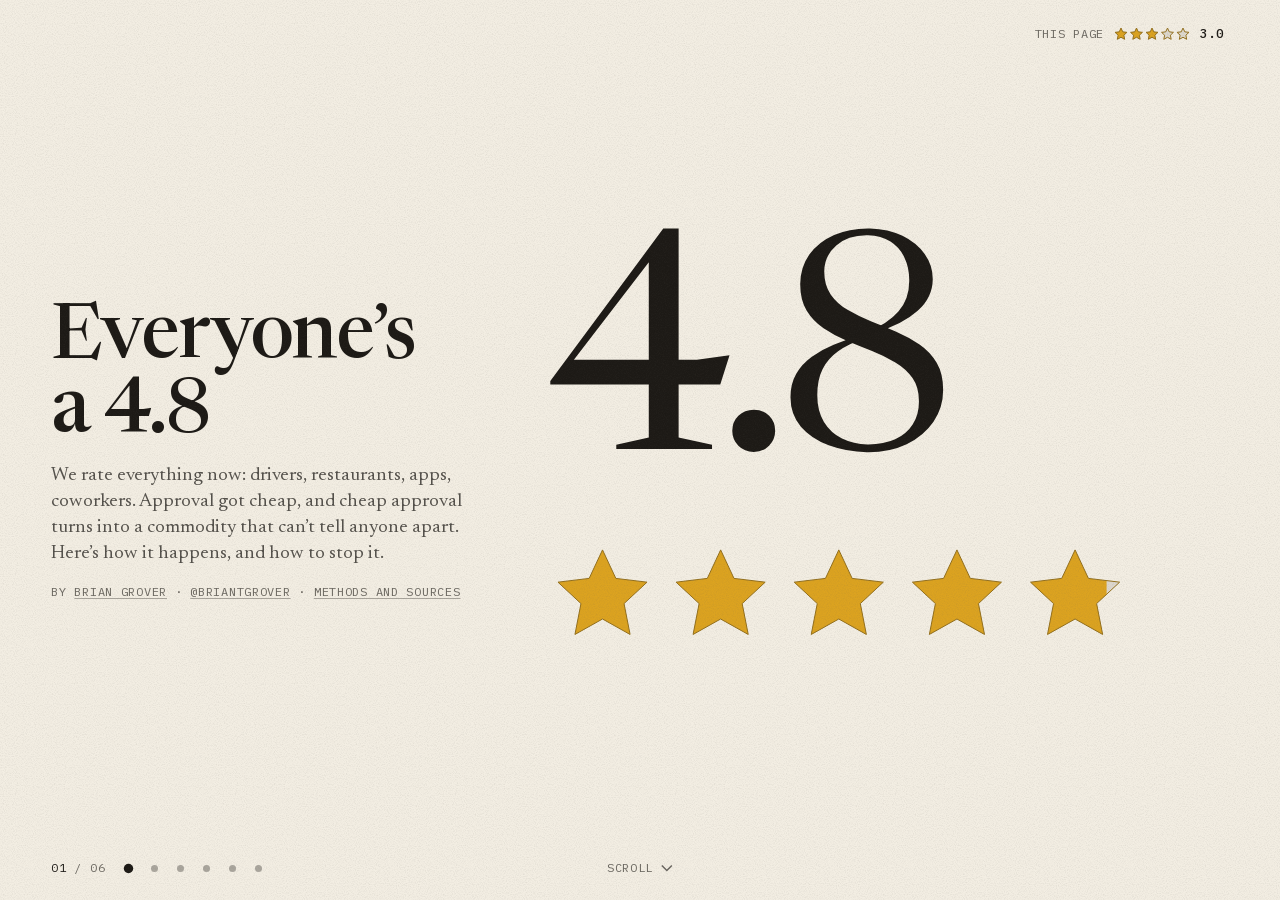
<file: index.html>
<!doctype html>
<html lang="en">
<head>
  <meta charset="utf-8">
  <meta name="viewport" content="width=device-width, initial-scale=1">
  <title>Everyone’s a 4.8</title>
  <meta name="description" content="AI writes the resumes and AI reads them, so hiring runs on who vouches for you. Why trust signals drift to the top, and what keeps a vouch worth something.">
  <link rel="canonical" href="https://briangrover9-hue.github.io/vouched-drop/">
  <meta name="author" content="Brian Grover">
  <meta name="robots" content="noindex">
  <meta property="og:type" content="article">
  <meta property="og:title" content="Everyone’s a 4.8">
  <meta property="og:description" content="AI writes the resumes and AI reads them, so hiring runs on who vouches for you. Why trust signals drift to the top, and what keeps a vouch worth something.">
  <meta property="og:url" content="https://briangrover9-hue.github.io/vouched-drop/">
  <meta property="og:image" content="https://briangrover9-hue.github.io/vouched-drop/assets/og.png">
  <meta property="og:image:width" content="1200">
  <meta property="og:image:height" content="630">
  <meta property="og:image:alt" content="A large 4.8 with five gold stars, the last one mostly filled, and the title Everyone’s a 4.8.">
  <meta name="twitter:card" content="summary_large_image">
  <meta name="twitter:creator" content="@briantgrover">
  <meta name="twitter:title" content="Everyone’s a 4.8">
  <meta name="twitter:description" content="AI writes the resumes and AI reads them, so hiring runs on who vouches for you. Why trust signals drift to the top, and what keeps a vouch worth something.">
  <meta name="twitter:image" content="https://briangrover9-hue.github.io/vouched-drop/assets/og.png">
  <meta name="theme-color" content="#f3eee3">
  <link rel="icon" href="assets/star.svg" type="image/svg+xml">
  <link rel="apple-touch-icon" href="assets/apple-touch-icon.png">
  <script>
    // Full-screen scenes need a screen at least 500px tall. The class goes on before the first
    // paint, so the stage never flashes as a long page; js/stage.js keeps it in step after that.
    document.documentElement.classList.add('js');
    if (window.matchMedia('(min-height: 500px)').matches) document.documentElement.classList.add('stage-on');
  </script>
  <script nomodule>document.documentElement.classList.remove('js', 'stage-on');</script>
  <link rel="preload" href="fonts/Newsreader-normal-300-700.woff2" as="font" type="font/woff2" crossorigin>
  <link rel="preload" href="fonts/IBMPlexMono-normal-500.woff2" as="font" type="font/woff2" crossorigin>
  <link rel="stylesheet" href="css/style.css?v=9">
  <link rel="stylesheet" href="css/stage.css?v=9">
  <link rel="stylesheet" href="css/charts.css?v=9">
  <link rel="stylesheet" href="css/lab.css?v=9">
  <script type="module" src="js/stage.js?v=9"></script>
  <script type="module" src="js/charts.js?v=9"></script>
  <script type="module" src="js/lab.js?v=9"></script>
  <link rel="modulepreload" href="js/motion.js">
  <link rel="modulepreload" href="js/stars.js">
  <link rel="modulepreload" href="js/lab-model.js">
  <script>
    // Start the chart data while the page parses; js/charts.js picks these up. A preload
    // would do the same in Chromium and Firefox, but WebKit never matches a fetch preload
    // and downloads the file twice.
    // Each file is read once here and shared, parsed, with the charts and the lab.
    const get = (path) => fetch(path).then((res) => {
      if (!res.ok) throw new Error(`${path} returned HTTP ${res.status}`);
      return res.json();
    });
    window.chartData = { figures: get('data/figures.json'), airbnb: get('data/airbnb.json') };
    Object.values(window.chartData).forEach((request) => request.catch(() => {})); // each chart reports its own failure
  </script>
</head>
<body class="page-stage">
  <div class="grain" aria-hidden="true"></div>

  <header class="frame-top">
    <p class="frame-title"><a href="#start" data-go="0">Everyone’s a&nbsp;4.8</a></p>
    <p class="page-rating" id="page-rating">
      <span class="visually-hidden" id="rating-said">This page’s own rating starts at 3.0 and climbs with each scene.</span>
      <span class="page-rating-label label" aria-hidden="true">This page</span>
      <svg class="stars" viewBox="0 0 76 14" aria-hidden="true" focusable="false"><g transform="translate(0 0) scale(0.5833333333333334)"><path class="star-empty" d="M12 1.8l3.05 6.52 7.13.86-5.26 4.9 1.38 7.05L12 17.6l-6.3 3.53 1.38-7.05L1.82 9.18l7.13-.86z"/><clipPath id="hdr-clip-1"><rect data-star="0" width="24.00" height="24"/></clipPath><path class="star-fill" d="M12 1.8l3.05 6.52 7.13.86-5.26 4.9 1.38 7.05L12 17.6l-6.3 3.53 1.38-7.05L1.82 9.18l7.13-.86z" clip-path="url(#hdr-clip-1)"/><path class="star-edge" d="M12 1.8l3.05 6.52 7.13.86-5.26 4.9 1.38 7.05L12 17.6l-6.3 3.53 1.38-7.05L1.82 9.18l7.13-.86z" vector-effect="non-scaling-stroke"/></g><g transform="translate(15.5 0) scale(0.5833333333333334)"><path class="star-empty" d="M12 1.8l3.05 6.52 7.13.86-5.26 4.9 1.38 7.05L12 17.6l-6.3 3.53 1.38-7.05L1.82 9.18l7.13-.86z"/><clipPath id="hdr-clip-2"><rect data-star="1" width="24.00" height="24"/></clipPath><path class="star-fill" d="M12 1.8l3.05 6.52 7.13.86-5.26 4.9 1.38 7.05L12 17.6l-6.3 3.53 1.38-7.05L1.82 9.18l7.13-.86z" clip-path="url(#hdr-clip-2)"/><path class="star-edge" d="M12 1.8l3.05 6.52 7.13.86-5.26 4.9 1.38 7.05L12 17.6l-6.3 3.53 1.38-7.05L1.82 9.18l7.13-.86z" vector-effect="non-scaling-stroke"/></g><g transform="translate(31 0) scale(0.5833333333333334)"><path class="star-empty" d="M12 1.8l3.05 6.52 7.13.86-5.26 4.9 1.38 7.05L12 17.6l-6.3 3.53 1.38-7.05L1.82 9.18l7.13-.86z"/><clipPath id="hdr-clip-3"><rect data-star="2" width="24.00" height="24"/></clipPath><path class="star-fill" d="M12 1.8l3.05 6.52 7.13.86-5.26 4.9 1.38 7.05L12 17.6l-6.3 3.53 1.38-7.05L1.82 9.18l7.13-.86z" clip-path="url(#hdr-clip-3)"/><path class="star-edge" d="M12 1.8l3.05 6.52 7.13.86-5.26 4.9 1.38 7.05L12 17.6l-6.3 3.53 1.38-7.05L1.82 9.18l7.13-.86z" vector-effect="non-scaling-stroke"/></g><g transform="translate(46.5 0) scale(0.5833333333333334)"><path class="star-empty" d="M12 1.8l3.05 6.52 7.13.86-5.26 4.9 1.38 7.05L12 17.6l-6.3 3.53 1.38-7.05L1.82 9.18l7.13-.86z"/><clipPath id="hdr-clip-4"><rect data-star="3" width="0.00" height="24"/></clipPath><path class="star-fill" d="M12 1.8l3.05 6.52 7.13.86-5.26 4.9 1.38 7.05L12 17.6l-6.3 3.53 1.38-7.05L1.82 9.18l7.13-.86z" clip-path="url(#hdr-clip-4)"/><path class="star-edge" d="M12 1.8l3.05 6.52 7.13.86-5.26 4.9 1.38 7.05L12 17.6l-6.3 3.53 1.38-7.05L1.82 9.18l7.13-.86z" vector-effect="non-scaling-stroke"/></g><g transform="translate(62 0) scale(0.5833333333333334)"><path class="star-empty" d="M12 1.8l3.05 6.52 7.13.86-5.26 4.9 1.38 7.05L12 17.6l-6.3 3.53 1.38-7.05L1.82 9.18l7.13-.86z"/><clipPath id="hdr-clip-5"><rect data-star="4" width="0.00" height="24"/></clipPath><path class="star-fill" d="M12 1.8l3.05 6.52 7.13.86-5.26 4.9 1.38 7.05L12 17.6l-6.3 3.53 1.38-7.05L1.82 9.18l7.13-.86z" clip-path="url(#hdr-clip-5)"/><path class="star-edge" d="M12 1.8l3.05 6.52 7.13.86-5.26 4.9 1.38 7.05L12 17.6l-6.3 3.53 1.38-7.05L1.82 9.18l7.13-.86z" vector-effect="non-scaling-stroke"/></g></svg>
      <span class="page-rating-num" aria-hidden="true">3.0</span>
    </p>
  </header>

  <main id="main" class="stage">
    <!-- Scene 1: the opening -->
    <section class="scene scene-open is-current" id="start" data-section="0" aria-labelledby="title">
      <div class="scene-text">
        <h1 class="scene-title scene-title-big" id="title" tabindex="-1" data-words>Everyone’s a 4.8</h1>
        <p class="scene-body" data-rise>We rate everything now: drivers, restaurants, apps, coworkers. Approval got cheap, and cheap approval turns into a commodity that can’t tell anyone apart. Here’s how it happens, and how to stop&nbsp;it.</p>
        <p class="byline label" data-rise>By <a href="https://www.linkedin.com/in/briantgrover">Brian Grover</a> <span aria-hidden="true">·</span> <a href="https://x.com/briantgrover">@briantgrover</a> <span aria-hidden="true">·</span> <a href="methods.html#methods">Methods and sources</a></p>
      </div>
      <div class="scene-visual" data-rise>
        <div class="big-rating" aria-hidden="true">
          <p class="big-rating-num">4.8</p>
          <svg class="big-rating-stars" viewBox="0 0 264 48" role="img" aria-label="4.8 out of 5 stars"><g transform="translate(0 0) scale(2)"><path class="star-empty" d="M12 1.8l3.05 6.52 7.13.86-5.26 4.9 1.38 7.05L12 17.6l-6.3 3.53 1.38-7.05L1.82 9.18l7.13-.86z"/><clipPath id="open-clip-1"><rect data-star="0" width="24.00" height="24"/></clipPath><path class="star-fill" d="M12 1.8l3.05 6.52 7.13.86-5.26 4.9 1.38 7.05L12 17.6l-6.3 3.53 1.38-7.05L1.82 9.18l7.13-.86z" clip-path="url(#open-clip-1)"/><path class="star-edge" d="M12 1.8l3.05 6.52 7.13.86-5.26 4.9 1.38 7.05L12 17.6l-6.3 3.53 1.38-7.05L1.82 9.18l7.13-.86z" vector-effect="non-scaling-stroke"/></g><g transform="translate(54 0) scale(2)"><path class="star-empty" d="M12 1.8l3.05 6.52 7.13.86-5.26 4.9 1.38 7.05L12 17.6l-6.3 3.53 1.38-7.05L1.82 9.18l7.13-.86z"/><clipPath id="open-clip-2"><rect data-star="1" width="24.00" height="24"/></clipPath><path class="star-fill" d="M12 1.8l3.05 6.52 7.13.86-5.26 4.9 1.38 7.05L12 17.6l-6.3 3.53 1.38-7.05L1.82 9.18l7.13-.86z" clip-path="url(#open-clip-2)"/><path class="star-edge" d="M12 1.8l3.05 6.52 7.13.86-5.26 4.9 1.38 7.05L12 17.6l-6.3 3.53 1.38-7.05L1.82 9.18l7.13-.86z" vector-effect="non-scaling-stroke"/></g><g transform="translate(108 0) scale(2)"><path class="star-empty" d="M12 1.8l3.05 6.52 7.13.86-5.26 4.9 1.38 7.05L12 17.6l-6.3 3.53 1.38-7.05L1.82 9.18l7.13-.86z"/><clipPath id="open-clip-3"><rect data-star="2" width="24.00" height="24"/></clipPath><path class="star-fill" d="M12 1.8l3.05 6.52 7.13.86-5.26 4.9 1.38 7.05L12 17.6l-6.3 3.53 1.38-7.05L1.82 9.18l7.13-.86z" clip-path="url(#open-clip-3)"/><path class="star-edge" d="M12 1.8l3.05 6.52 7.13.86-5.26 4.9 1.38 7.05L12 17.6l-6.3 3.53 1.38-7.05L1.82 9.18l7.13-.86z" vector-effect="non-scaling-stroke"/></g><g transform="translate(162 0) scale(2)"><path class="star-empty" d="M12 1.8l3.05 6.52 7.13.86-5.26 4.9 1.38 7.05L12 17.6l-6.3 3.53 1.38-7.05L1.82 9.18l7.13-.86z"/><clipPath id="open-clip-4"><rect data-star="3" width="24.00" height="24"/></clipPath><path class="star-fill" d="M12 1.8l3.05 6.52 7.13.86-5.26 4.9 1.38 7.05L12 17.6l-6.3 3.53 1.38-7.05L1.82 9.18l7.13-.86z" clip-path="url(#open-clip-4)"/><path class="star-edge" d="M12 1.8l3.05 6.52 7.13.86-5.26 4.9 1.38 7.05L12 17.6l-6.3 3.53 1.38-7.05L1.82 9.18l7.13-.86z" vector-effect="non-scaling-stroke"/></g><g transform="translate(216 0) scale(2)"><path class="star-empty" d="M12 1.8l3.05 6.52 7.13.86-5.26 4.9 1.38 7.05L12 17.6l-6.3 3.53 1.38-7.05L1.82 9.18l7.13-.86z"/><clipPath id="open-clip-5"><rect data-star="4" width="19.20" height="24"/></clipPath><path class="star-fill" d="M12 1.8l3.05 6.52 7.13.86-5.26 4.9 1.38 7.05L12 17.6l-6.3 3.53 1.38-7.05L1.82 9.18l7.13-.86z" clip-path="url(#open-clip-5)"/><path class="star-edge" d="M12 1.8l3.05 6.52 7.13.86-5.26 4.9 1.38 7.05L12 17.6l-6.3 3.53 1.38-7.05L1.82 9.18l7.13-.86z" vector-effect="non-scaling-stroke"/></g></svg>
        </div>
      </div>
    </section>

    <!-- Scene 2: everywhere -->
    <section class="scene" id="everywhere" data-section="1" aria-labelledby="h-drift">
      <div class="scene-text">
        <h2 class="scene-title" id="h-drift" tabindex="-1" data-words>It’s the same everywhere</h2>
        <p class="scene-body" data-rise>Grades, eBay, LinkedIn, GitHub. Wherever people rate each other, the scores crowd the top. Even a simple yes, like an endorsement or a referral, piles up until the count says&nbsp;little.</p>
        <p class="label drift-key scene-links" data-rise>Each grid is 100 stars. Gold is the share at the top of each scale. Hotels, rated as businesses, are the exception. <a href="methods.html#m-drift">All sources</a> <span aria-hidden="true">·</span> <button type="button" class="text-button why-button" aria-controls="why-drift" aria-expanded="false">Why?</button></p>
      </div>
      <aside class="why-card" id="why-drift" aria-labelledby="why-drift-title" tabindex="-1">
        <div class="why-card-head"><p class="label why-card-title" id="why-drift-title">Why ratings drift</p><button type="button" class="text-button label" data-why-close>Close</button></div>
        <p>Praise is free: an endorsement takes <a href="https://web.archive.org/web/20120926031752/http://blog.linkedin.com:80/2012/09/24/introducing-endorsements-give-kudos-with-just-one-click/">one click</a>. People see what you said, so a low score invites one back; when Airbnb hid reviews until both sides had written one, the link between guest and host ratings <a href="https://andreyfradkin.com/assets/reviews_paper.pdf">fell by about half</a>. Unhappy people stay quiet: on eBay, fewer than 1 in 100 comments was negative, though one estimate puts unhappy buyers at <a href="https://www.cs.princeton.edu/courses/archive/spr08/cos444/papers/dellarocas_wood06.pdf">about 1 in&nbsp;5</a>. And people go easier on people: hotels, which can’t rate guests back, drift far less, and the <a href="https://internet.psych.wisc.edu/wp-content/uploads/532-Master/532-UnitPages/Unit-10/Zervas_2015.pdf">researchers suggest</a> people rate “other individuals differently or more tactfully, than they rate&nbsp;firms.”</p>
      </aside>
      <div class="scene-visual" data-rise>
        <div id="drift-root" class="drift" aria-label="How much of each scale sits at the top">
          <ul class="fallback">
            <li>Harvard grades that are A’s: 24 percent in 2005, 60.2 percent in 2025.</li>
            <li>eBay feedback that is positive, for the average seller: 99.3 percent.</li>
            <li>LinkedIn endorsements and GitHub stars can only say yes: 100 percent.</li>
            <li>Airbnb listings rated 4.5 or higher in 2015: 94 percent. TripAdvisor hotels: 26 percent.</li>
          </ul>
        </div>
      </div>
    </section>

    <!-- Scene 3: the guess, one example up close -->
    <section class="scene" id="guess" data-section="2" aria-labelledby="h-guess">
      <div class="scene-text">
        <h2 class="scene-title" id="h-guess" tabindex="-1" data-words>Take one example. What’s the typical Airbnb rating?</h2>
        <p class="scene-body line" id="guess-body" data-rise>Think of a place with at least 10 reviews, rated out of 5, and drag the star to your&nbsp;guess.</p>
      </div>
      <div class="scene-visual" data-rise>
        <figure class="guess" id="fig-guess" aria-labelledby="h-guess" aria-describedby="guess-cap">
          <div id="guess-root" class="guess-root">
            <p class="fallback">The typical Airbnb listing in San Francisco and New York with at least 10 reviews is rated 4.84 out of 5. Half of these places are rated 4.84 or higher, and fewer than 1 in 100 falls below 4.</p>
          </div>
          <figcaption class="label guess-cap" id="guess-cap">Places with 10+ reviews, San Francisco and New York, June&nbsp;2026 <span aria-hidden="true">·</span> <a href="https://insideairbnb.com/get-the-data/">Inside&nbsp;Airbnb</a> <span aria-hidden="true">·</span> <a href="https://github.com/briangrover9-hue/vouched-drop/blob/main/research/airbnb_measure.py">Our&nbsp;code</a></figcaption>
        </figure>
      </div>
    </section>

    <!-- Scenes 4 and 5 share the lab: 4 plays the worst rules, 5 flips one switch. -->
    <section class="scene scene-lab" id="lab" data-section="3" data-beat="lab" aria-label="The lab">
      <div class="scene-text">
        <div class="beat" data-beat="lab">
          <h2 class="scene-title" id="h-lab" tabindex="-1" data-words>One-click likes lose the best people. Vouched finds&nbsp;them.</h2>
          <p class="scene-body" id="lab-body" data-rise>The same 80 simulated coworkers, under two sets of rules at once. On top, one-click likes. Below, Vouched-style rules: real work, written blind, from people who know you, counted by who gave&nbsp;it.</p>
          <p class="lab-verdict line" id="lab-verdict" aria-hidden="true"></p>
          <p class="label scene-links" data-rise><button type="button" class="text-button why-button" aria-controls="why-lab" aria-expanded="false">Why?</button></p>
        </div>
        <div class="beat" data-beat="compare" id="compare">
          <h2 class="scene-title" id="h-compare" tabindex="-1" data-words>Which rules find the best people?</h2>
          <p class="scene-body" id="compare-note" data-rise>Each bar shows how many of the 10 most skilled the top 10 finds, on average across 12 simulated companies. Tap one to run it on the same 80&nbsp;people.</p>
          <div class="rules" id="rules" data-rise aria-labelledby="rules-title">
            <p class="fallback">This chart needs JavaScript. In our simulation, of the 10 most skilled people, the top 10 by score finds about 8 with Vouched-style rules, about 6 when praise is tied to real work, about 5 with written reviews, hidden reviews or saying how you know someone, about 5 with one-click likes, and about 2 with LinkedIn-style endorsements. Guessing finds about 1. These are simulated, not measured.</p>
          </div>
          <p class="beat-links label scene-links" data-rise>
            <button type="button" class="text-button" id="rules-open" aria-controls="lab-panel" aria-expanded="false">Try other rules</button>
          </p>
        </div>
      </div>
      <aside class="why-card" id="why-lab" aria-labelledby="why-lab-title" tabindex="-1">
        <div class="why-card-head"><p class="label why-card-title" id="why-lab-title">How the lab works</p><button type="button" class="text-button label" data-why-close>Close</button></div>
        <p>It’s a simulation written for this page: 80 coworkers, each with a hidden skill level, rate each other for 30 rounds. Half the ratings go to people they worked with and half to whoever a feed shows, and the feed favors whoever has the most. Each one-tap rating is judged against the current average, plus a little, so with nothing fixed to judge against, the scores climb.</p>
        <p>A vouch that points at real work can be checked against the work, so it says more about skill than about who is well known. Hiring research finds the same thing: a work sample, where a candidate does a piece of the real job, predicts job performance better than years of experience do (<a href="https://doi.org/10.1037/apl0000994">Sackett and colleagues, 2022</a>). In the lab, how firmly real work anchors a rating is our assumption, and “Try other rules” lets you change&nbsp;it.</p>
        <p class="label why-card-src">Every rule and number: <a href="methods.html#m-lab">methods</a> <span aria-hidden="true">·</span> <a href="https://github.com/briangrover9-hue/vouched-drop/blob/main/js/lab-model.js">the&nbsp;code</a></p>
      </aside>
      <div class="scene-visual" data-rise>
        <div id="lab-root" class="lab" data-seed="374">
          <div class="lab-how" id="lab-how">
            <p class="label lab-how-title">How this works</p>
            <div class="lab-how-body" id="lab-how-body">
              <ol class="lab-how-steps">
                <li><svg class="lab-how-icon" viewBox="0 0 32 20" aria-hidden="true" focusable="false"><circle class="is-hollow" cx="5" cy="5.5" r="3.2"/><circle class="is-filled" cx="16" cy="5.5" r="3.2"/><circle class="is-hollow" cx="27" cy="5.5" r="3.2"/><circle class="is-hollow" cx="10.5" cy="14.5" r="3.2"/><circle class="is-filled" cx="21.5" cy="14.5" r="3.2"/></svg><span>80 pretend coworkers. Each one is secretly good or not so good at their job.</span></li>
                <li><svg class="lab-how-icon" viewBox="0 0 32 20" aria-hidden="true" focusable="false"><circle class="is-hollow" cx="4.5" cy="10" r="3.2"/><circle class="is-hollow" cx="27.5" cy="10" r="3.2"/><path class="is-star" d="M12 1.8l3.05 6.52 7.13.86-5.26 4.9 1.38 7.05L12 17.6l-6.3 3.53 1.38-7.05L1.82 9.18l7.13-.86z" transform="translate(9 3) scale(.5833)"/></svg><span>Every round, they rate each other. Some ratings are honest, some are just being nice.</span></li>
                <li><svg class="lab-how-icon" viewBox="0 0 32 20" aria-hidden="true" focusable="false"><circle class="is-filled" cx="5.5" cy="10" r="3.2"/><path class="is-line" d="M11 8.4h5.5M11 11.6h5.5"/><path class="is-star is-hit" d="M12 1.8l3.05 6.52 7.13.86-5.26 4.9 1.38 7.05L12 17.6l-6.3 3.53 1.38-7.05L1.82 9.18l7.13-.86z" transform="translate(19.5 3) scale(.5833)"/></svg><span>We check: do the highest-rated people turn out to be the best ones? Black dots are the best. Gold stars are the highest rated.</span></li>
              </ol>
            </div>
          </div>
          <p class="fallback">This lab needs JavaScript. In the simulation, with one-click ratings that everyone can see, the scores drift up toward 5, and the top 10 by score holds only about half of the 10 most skilled people. When every rating points at real work, the scores stay spread out, and the top 10 holds most of them.</p>
        </div>
      </div>
    </section>

    <!-- Scene 6: the close -->
    <section class="scene scene-close" id="vouched" data-section="4" aria-labelledby="h-vouched">
      <div class="scene-text">
        <h2 class="scene-title" id="h-vouched" tabindex="-1" data-words>What this means for Vouched</h2>
        <p class="scene-body" data-rise>Most ratings, referrals and endorsements count every vote the same. People don’t. A yes from someone whose judgment you trust, written with care, is worth more than a pile of&nbsp;taps.</p>
        <p class="scene-body" data-rise>Vouched is a concept built on two kinds of proof: challenges, where the work itself is scored, and blind vouches from people you actually worked with, counted by each voucher’s track&nbsp;record.</p>
        <p class="label scene-links" data-rise><button type="button" class="text-button why-button" aria-controls="why-vouched" aria-expanded="false">Why?</button></p>
        <p class="byline label" data-rise>By <a href="https://www.linkedin.com/in/briantgrover">Brian Grover</a> <span aria-hidden="true">·</span> <a href="https://x.com/briantgrover">@briantgrover</a> <span aria-hidden="true">·</span> <a href="methods.html#methods">Methods and sources</a></p>
      </div>
      <aside class="why-card" id="why-vouched" aria-labelledby="why-vouched-title" tabindex="-1">
        <div class="why-card-head"><p class="label why-card-title" id="why-vouched-title">What Vouched would do</p><button type="button" class="text-button label" data-why-close>Close</button></div>
        <p>Vouched is a concept, not a product you can sign up for. Challenges are real work, scored by trained reviewers against a fixed rubric. Vouches come only from people who worked with you, and each one describes the work without seeing what you claimed. A claim stands when the accounts line up, and a false vouch costs the person who gave it. In the lab, that’s the “Vouched-style rules” bar: every vouch points at real work, both sides write before either sees the other’s, each says how they know the person, and a vouch counts by who gave&nbsp;it.</p>
      </aside>
      <div class="scene-visual" data-rise>
        <div class="big-rating">
          <p class="big-rating-num" aria-hidden="true">5.0</p>
          <svg class="big-rating-stars" viewBox="0 0 264 48" role="img" aria-label="5.0 out of 5 stars"><g transform="translate(0 0) scale(2)"><path class="star-empty" d="M12 1.8l3.05 6.52 7.13.86-5.26 4.9 1.38 7.05L12 17.6l-6.3 3.53 1.38-7.05L1.82 9.18l7.13-.86z"/><clipPath id="close-clip-1"><rect data-star="0" width="24.00" height="24"/></clipPath><path class="star-fill" d="M12 1.8l3.05 6.52 7.13.86-5.26 4.9 1.38 7.05L12 17.6l-6.3 3.53 1.38-7.05L1.82 9.18l7.13-.86z" clip-path="url(#close-clip-1)"/><path class="star-edge" d="M12 1.8l3.05 6.52 7.13.86-5.26 4.9 1.38 7.05L12 17.6l-6.3 3.53 1.38-7.05L1.82 9.18l7.13-.86z" vector-effect="non-scaling-stroke"/></g><g transform="translate(54 0) scale(2)"><path class="star-empty" d="M12 1.8l3.05 6.52 7.13.86-5.26 4.9 1.38 7.05L12 17.6l-6.3 3.53 1.38-7.05L1.82 9.18l7.13-.86z"/><clipPath id="close-clip-2"><rect data-star="1" width="24.00" height="24"/></clipPath><path class="star-fill" d="M12 1.8l3.05 6.52 7.13.86-5.26 4.9 1.38 7.05L12 17.6l-6.3 3.53 1.38-7.05L1.82 9.18l7.13-.86z" clip-path="url(#close-clip-2)"/><path class="star-edge" d="M12 1.8l3.05 6.52 7.13.86-5.26 4.9 1.38 7.05L12 17.6l-6.3 3.53 1.38-7.05L1.82 9.18l7.13-.86z" vector-effect="non-scaling-stroke"/></g><g transform="translate(108 0) scale(2)"><path class="star-empty" d="M12 1.8l3.05 6.52 7.13.86-5.26 4.9 1.38 7.05L12 17.6l-6.3 3.53 1.38-7.05L1.82 9.18l7.13-.86z"/><clipPath id="close-clip-3"><rect data-star="2" width="24.00" height="24"/></clipPath><path class="star-fill" d="M12 1.8l3.05 6.52 7.13.86-5.26 4.9 1.38 7.05L12 17.6l-6.3 3.53 1.38-7.05L1.82 9.18l7.13-.86z" clip-path="url(#close-clip-3)"/><path class="star-edge" d="M12 1.8l3.05 6.52 7.13.86-5.26 4.9 1.38 7.05L12 17.6l-6.3 3.53 1.38-7.05L1.82 9.18l7.13-.86z" vector-effect="non-scaling-stroke"/></g><g transform="translate(162 0) scale(2)"><path class="star-empty" d="M12 1.8l3.05 6.52 7.13.86-5.26 4.9 1.38 7.05L12 17.6l-6.3 3.53 1.38-7.05L1.82 9.18l7.13-.86z"/><clipPath id="close-clip-4"><rect data-star="3" width="24.00" height="24"/></clipPath><path class="star-fill" d="M12 1.8l3.05 6.52 7.13.86-5.26 4.9 1.38 7.05L12 17.6l-6.3 3.53 1.38-7.05L1.82 9.18l7.13-.86z" clip-path="url(#close-clip-4)"/><path class="star-edge" d="M12 1.8l3.05 6.52 7.13.86-5.26 4.9 1.38 7.05L12 17.6l-6.3 3.53 1.38-7.05L1.82 9.18l7.13-.86z" vector-effect="non-scaling-stroke"/></g><g transform="translate(216 0) scale(2)"><path class="star-empty" d="M12 1.8l3.05 6.52 7.13.86-5.26 4.9 1.38 7.05L12 17.6l-6.3 3.53 1.38-7.05L1.82 9.18l7.13-.86z"/><clipPath id="close-clip-5"><rect data-star="4" width="24.00" height="24"/></clipPath><path class="star-fill" d="M12 1.8l3.05 6.52 7.13.86-5.26 4.9 1.38 7.05L12 17.6l-6.3 3.53 1.38-7.05L1.82 9.18l7.13-.86z" clip-path="url(#close-clip-5)"/><path class="star-edge" d="M12 1.8l3.05 6.52 7.13.86-5.26 4.9 1.38 7.05L12 17.6l-6.3 3.53 1.38-7.05L1.82 9.18l7.13-.86z" vector-effect="non-scaling-stroke"/></g></svg>
          <p class="big-rating-cap label">You read to the end. This page is now a 5.0, like everything else.</p>
        </div>
      </div>
    </section>
  </main>

  <aside class="lab-panel" id="lab-panel" aria-labelledby="lab-panel-title" hidden></aside>

  <nav class="frame-bottom" aria-label="Scenes">
    <p class="frame-count label" aria-hidden="true"><span class="frame-now">01</span> / 06</p>
    <ol class="frame-dots" role="list">
      <li><button type="button" data-go="0" aria-label="Scene 1 of 6: Everyone’s a 4.8" aria-current="step"></button></li>
      <li><button type="button" data-go="1" aria-label="Scene 2 of 6: everywhere"></button></li>
      <li><button type="button" data-go="2" aria-label="Scene 3 of 6: one example, Airbnb"></button></li>
      <li><button type="button" data-go="3" aria-label="Scene 4 of 6: one-click likes against Vouched-style rules"></button></li>
      <li><button type="button" data-go="4" aria-label="Scene 5 of 6: which rules find the best people"></button></li>
      <li><button type="button" data-go="5" aria-label="Scene 6 of 6: what this means for Vouched"></button></li>
    </ol>
    <button type="button" class="frame-cue label" data-go="1" aria-label="Next scene">Scroll<svg viewBox="0 0 12 8" aria-hidden="true" focusable="false"><path d="M1 1.5l5 5 5-5"/></svg></button>
  </nav>
</body>
</html>
</file>
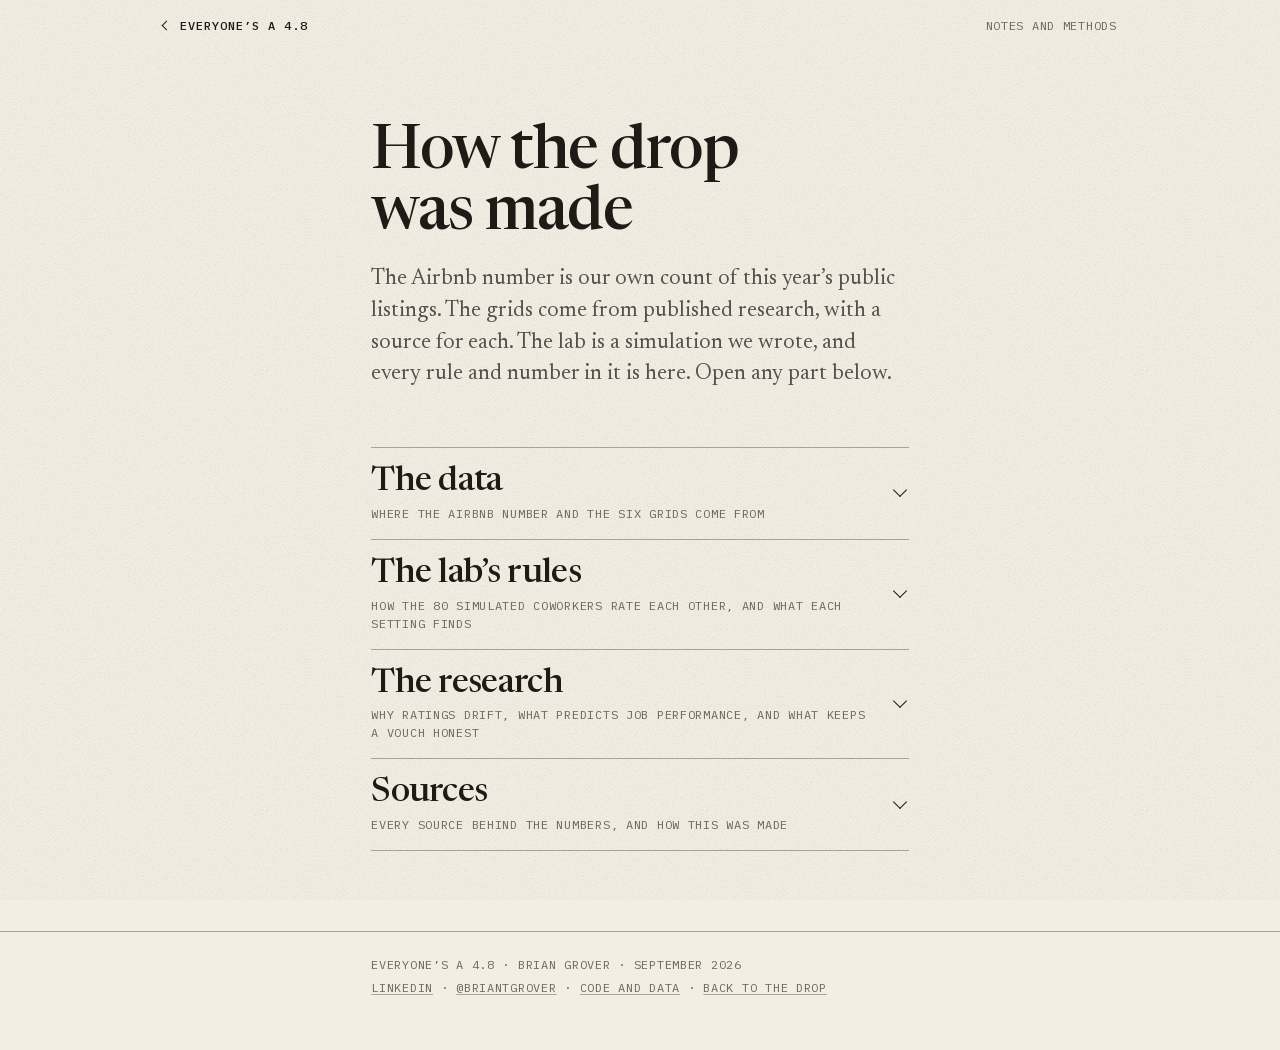
<file: methods.html>
<!doctype html>
<html lang="en">
<head>
  <meta charset="utf-8">
  <meta name="viewport" content="width=device-width, initial-scale=1">
  <title>Notes and methods · Everyone’s a 4.8</title>
  <meta name="description" content="The notes behind Everyone’s a 4.8: what it means for Vouched, why ratings drift, the research, and the source of every number.">
  <link rel="canonical" href="https://briangrover9-hue.github.io/vouched-drop/methods.html">
  <meta name="author" content="Brian Grover">
  <meta name="robots" content="noindex">
  <meta property="og:type" content="article">
  <meta property="og:title" content="Notes and methods · Everyone’s a 4.8">
  <meta property="og:description" content="What it means for Vouched, why ratings drift, the research, and the source of every number.">
  <meta property="og:url" content="https://briangrover9-hue.github.io/vouched-drop/methods.html">
  <meta property="og:image" content="https://briangrover9-hue.github.io/vouched-drop/assets/og.png">
  <meta property="og:image:width" content="1200">
  <meta property="og:image:height" content="630">
  <meta property="og:image:alt" content="A large 4.8 with five gold stars, the last one mostly filled, and the title Everyone’s a 4.8.">
  <meta name="twitter:card" content="summary_large_image">
  <meta name="twitter:creator" content="@briantgrover">
  <meta name="theme-color" content="#f3eee3">
  <link rel="icon" href="assets/star.svg" type="image/svg+xml">
  <link rel="apple-touch-icon" href="assets/apple-touch-icon.png">
  <link rel="preload" href="fonts/Newsreader-normal-300-700.woff2" as="font" type="font/woff2" crossorigin>
  <link rel="stylesheet" href="css/style.css?v=9">
  <link rel="stylesheet" href="css/charts.css?v=9">
  <link rel="stylesheet" href="css/methods.css?v=9">
  <script type="module" src="js/charts.js?v=9"></script>
  <script type="module" src="js/methods.js?v=9"></script>
  <link rel="modulepreload" href="js/motion.js">
  <link rel="modulepreload" href="js/stars.js">
  <script>
    // Start the chart data while the page parses; js/charts.js picks it up (see index.html).
    window.chartData = {
      figures: fetch('data/figures.json').then((res) => {
        if (!res.ok) throw new Error(`data/figures.json returned HTTP ${res.status}`);
        return res.json();
      }),
    };
    window.chartData.figures.catch(() => {}); // charts.js reports failures
  </script>
</head>
<body class="page-notes">
  <div class="grain" aria-hidden="true"></div>

  <header class="site-header">
    <div class="bar">
      <a class="site-back label" href="index.html">Everyone’s a&nbsp;4.8</a>
      <p class="label site-where">Notes and methods</p>
    </div>
  </header>

  <main id="main">
    <section class="notes-hero wrap" id="methods" aria-labelledby="title">
      <h1 id="title">How the drop was made</h1>
      <p class="notes-lede">The Airbnb number is our own count of this year’s public listings. The grids come from published research, with a source for each. The lab is a simulation we wrote, and every rule and number in it is here. Open any part below.</p>
    </section>

    <div class="wrap folds">
      <details class="fold" id="data">
        <summary><span class="fold-title">The data</span><span class="fold-sum label">Where the Airbnb number and the six grids come from</span></summary>
        <div class="fold-body">
  <h3 id="m-airbnb">The Airbnb numbers</h3>
          <p><a href="https://insideairbnb.com/">Inside Airbnb</a> publishes snapshots of public Airbnb listings under a <a href="https://creativecommons.org/licenses/by/4.0/">Creative Commons Attribution 4.0</a> license. We used the detailed listings files for <a href="https://data.insideairbnb.com/united-states/ca/san-francisco/2026-06-14/data/listings.csv.gz">San Francisco</a> and <a href="https://data.insideairbnb.com/united-states/ny/new-york-city/2026-06-14/data/listings.csv.gz">New York City</a>, both compiled on 14 June 2026, and kept listings with a guest rating and at least 10 reviews: 3,592 in San Francisco and 12,102 in New York. The rating is the overall score Airbnb shows on each listing. Their median is 4.84 and their mean 4.79, which gives the title its number. On the page, “typical” means that median: half of the listings are rated 4.84 or higher. Of these 15,694 listings, 92.3 percent sit at 4.5 or above, 60.6 percent at 4.8 or above, and 0.3 percent below 4.0, which the page rounds to fewer than 1 in 100. In San Francisco, anything under 4.7 lands in the bottom 15 percent.</p>
          <p>Counting every rated listing (27,448), the median is 4.88 and 62.8 percent sit at 4.8 or above. We use the 10-review cut because a single five-star review can give a new listing a perfect score. Inside Airbnb no longer serves its older snapshots, so we make no claim about how these ratings changed over time. The script that computes every Airbnb number here is <a href="https://github.com/briangrover9-hue/vouched-drop/blob/main/research/airbnb_measure.py">research/airbnb_measure.py</a>.</p>

  <h3 id="m-drift">The drift grids</h3>
          <div class="table-scroll">
            <table>
              <thead><tr><th scope="col">System</th><th scope="col">Top of the scale</th><th scope="col">Share</th><th scope="col">Source</th></tr></thead>
              <tbody>
                <tr><td>US college grades</td><td>Letter grades that are A’s</td><td>15% in 1960, 43% by the late 2000s</td><td><a href="https://www.gradeinflation.com/tcr2012grading.pdf">Rojstaczer and Healy (2012)</a></td></tr>
                <tr><td>Harvard College</td><td>Grades that are A’s</td><td>24% in 2005, 60.2% in 2025</td><td><a href="https://oue.fas.harvard.edu/faculty-resources/report-on-grading/">Harvard Office of Undergraduate Education (2025)</a></td></tr>
                <tr><td>An online labor market</td><td>Workers rated 5 stars</td><td>33%, then 85% six years later</td><td><a href="https://www.nber.org/system/files/working_papers/w25857/w25857.pdf">Filippas, Horton and Golden (2022)</a></td></tr>
                <tr><td>eBay sellers, 2011 to 2014</td><td>Feedback that is positive</td><td>99.3% for the average seller; median 100%</td><td><a href="https://www.nber.org/system/files/working_papers/w20830/w20830.pdf">Nosko and Tadelis (2015)</a></td></tr>
                <tr><td>Airbnb, 2015</td><td>Listings rated 4.5 or higher</td><td>94%</td><td><a href="https://internet.psych.wisc.edu/wp-content/uploads/532-Master/532-UnitPages/Unit-10/Zervas_2015.pdf">Zervas, Proserpio and Byers</a></td></tr>
                <tr><td>TripAdvisor hotels, 2015</td><td>Hotels rated 4.5 or higher</td><td>26%</td><td>Same</td></tr>
                <tr><td>LinkedIn endorsements</td><td>There is no negative endorsement</td><td>100%; a billion given in under six months</td><td><a href="https://web.archive.org/web/20120926031752/http://blog.linkedin.com:80/2012/09/24/introducing-endorsements-give-kudos-with-just-one-click/">LinkedIn’s 2012 launch post</a></td></tr>
                <tr><td>GitHub stars</td><td>There is no negative star</td><td>100%; 6.0 million suspected fakes, July 2019 to December 2024</td><td><a href="https://cmustrudel.github.io/papers/icse2026fakestars.pdf">He et al. (ICSE 2026)</a></td></tr>
              </tbody>
            </table>
          </div>
          <p>The page draws four of these, Harvard, eBay, LinkedIn and GitHub; the rest are here for the record. LinkedIn reported in <a href="https://web.archive.org/web/20130308140056/http://blog.linkedin.com:80/2013/03/06/1-billion-endorsements-given-on-linkedin-infographic/">March 2013</a> that a billion endorsements had been given, less than six months after launch. Grids round to the nearest whole star. The labor-market paper reports the rise in five-star ratings over six years without naming the years; its average rating runs from 3.74 in early 2007 to 4.85 in May 2016. On GitHub, researchers also found that 16.66 percent of repositories that gained at least 50 stars in July 2024 had run a fake-star campaign. TripAdvisor’s 26 percent is the “about 1 in 4” on the page; Zervas and colleagues note TripAdvisor does not let hotels rate guests back and suggest people rate “other individuals differently or more tactfully, than they rate firms.”</p>
        </div>
      </details>
      <details class="fold" id="lab">
        <summary><span class="fold-title">The lab’s rules</span><span class="fold-sum label">How the 80 simulated coworkers rate each other, and what each setting finds</span></summary>
        <div class="fold-body">
  <h3 id="m-lab">How the lab works</h3>
          <p>The lab is a simulation, written for this page, of how scores evolve under simple rules. It does not use real people or real data. Its code is in <a href="https://github.com/briangrover9-hue/vouched-drop/blob/main/js/lab-model.js">js/lab-model.js</a>.</p>
          <div id="lab-rules">
            <ul>
              <li><strong>People.</strong> 80 coworkers in ten teams of eight. Each has a hidden skill drawn from a bell curve and a visibility (how much of a presence they have) that is only loosely related to skill, a correlation of 0.2. Each person also picks two people at random on other teams as people they have worked with, rarely the same one twice, and those links go both ways.</li>
              <li><strong>Rounds.</strong> Each of 30 rounds, every person gives three one-tap vouches, or one written vouch, or one vouch tied to a piece of work. Each vouch is as likely to go to someone they worked with as to whoever the feed shows them. No one vouches for the same person twice in a round, and everyone gives a round’s vouches before anyone sees them.</li>
              <li><strong>Judgment.</strong> Coworkers judge your skill with some noise. People who never worked with you judge you 35 percent on skill and 65 percent on visibility, with more noise. Writing a vouch cuts either kind of noise by a fifth. A vouch tied to work is judged from the work, which shows skill with less noise, even to strangers.</li>
              <li><strong>Stars.</strong> Raters judge people partly against the current average rating and add a little on top, because a below-average rating feels like a penalty; with no fixed standard, that extra compounds every round. Against the fixed standard, an average person earns 3.2 stars, plus one star for each standard deviation of skill the rater sees. A one-tap rating is judged entirely against the average, a written vouch 30 percent against the fixed standard and a vouch tied to work 75 percent, the slider under “A vouch is.” Ratings round to whole stars from 1 to 5. Twelve percent of one-tap ratings and four percent of written ones are reflexive fives. A score is the average of the last 12 vouches a person received.</li>
              <li><strong>A named yes.</strong> There is no way to say no, only silence. A giver says yes when someone seems at least average (one tap) or at least half a standard deviation above it (written or tied to work), and a quarter of one-tap judgments, and 3 percent of written ones, are a yes given without judging. A person’s standing is the number of yeses they have received, weighted as the rules on how they know you and on the feed describe.</li>
              <li><strong>Visible or blind.</strong> A visible star rating is pulled 40 percent toward what the other person last gave the rater, and shades up more (0.12 stars) than a blind one (0.05). A visible yes makes a yes back easier: when the other person last said yes to the giver, the giver’s bar drops by half a standard deviation.</li>
              <li><strong>How they know you.</strong> When a vouch says how the giver knows you, a vouch from someone who never worked with you counts a quarter as much.</li>
              <li><strong>Feed.</strong> A feed ranked by count shows people more often the more vouches they have. A feed ranked by who vouched weights each vouch by the giver’s track record, meaning how the people they vouched for (with a yes, or four or five stars) have turned out, which the model reveals a little each round with noise; that weighting sets the scores too, and a record built on few vouches counts for less. The track record is our stand-in for how Vouched would measure reputation. In either ranked feed, a person’s place in it sways how others judge them, by the same amount for every kind of vouch. A plain feed ranks no one.</li>
              <li><strong>Measures.</strong> “At 4.8 or above” counts people whose score is at least 4.8. “Top 10 by score” counts how many of the 10 highest scores or standings belong to the 10 most skilled people; chance alone gives about one. Ties are broken at random, once per run, and people with no vouches rank last. The lab shows one simulated company, world 374, picked from 600. Its first run keeps every result the text describes (the worst setting finds about half, tying ratings to work finds the most of any single switch, and on the yes scale a track record beats a raw count), and each of the seven sets of rules in scene 5 finds within one of its average there. On its first run the worst setting finds 5 of the 10 most skilled and tying ratings to work finds 7; the table below gives the averages, which are what scene 5’s bars show.</li>
              <li><strong>The chart.</strong> On the stars scale the dots sit by score, from 1 to 5. On the yes scale they sit by standing, on an axis that ends at a round number at or above the 95th percentile of standings, so the few people far ahead wait at its end, marked “+”, instead of squeezing everyone else toward 0. Weighted yeses compound, so their axis is spaced by square root: its evenly spaced ticks read 0, 1, 4, 9 and 16 sixteenths of the end. People with no vouches, or no yes, sit in their own lane at the left.</li>
            </ul>
          </div>
          <div class="table-scroll">
          <table class="lab-results">
            <caption>What each setting finds, averaged over a dozen simulated companies</caption>
            <thead><tr><th scope="col">Setting</th><th scope="col">Of the 10 most skilled, how many the top 10 finds</th><th scope="col">Average score, round 1 to 30, or share of yeses</th><th scope="col">People with no vouch or no yes</th></tr></thead>
            <tbody>
              <tr><th scope="row">Worst: stars, one tap, seen right away, not said, feed by count</th><td>4.50</td><td>3.5 to 4.4</td><td>0</td></tr>
              <tr><th scope="row">Tied to work, the rest as worst</th><td>6.08</td><td>3.2 to 3.3</td><td>0</td></tr>
              <tr><th scope="row">Written, the rest as worst</th><td>4.75</td><td>3.3 to 3.7</td><td>0</td></tr>
              <tr><th scope="row">After both write, the rest as worst</th><td>4.83</td><td>3.4 to 4.2</td><td>0</td></tr>
              <tr><th scope="row">Says how they know you, the rest as worst</th><td>4.75</td><td>3.5 to 4.5</td><td>0</td></tr>
              <tr><th scope="row">Feed ranks nothing, the rest as worst</th><td>5.25</td><td>3.5 to 4.4</td><td>0</td></tr>
              <tr><th scope="row">Feed ranks by who vouched, the rest as worst</th><td>4.67</td><td>3.5 to 4.4</td><td>0</td></tr>
              <tr><th scope="row">Tied to work, after both write, said, feed ranks nothing</th><td>8.42</td><td>3.2 to 3.2</td><td>0</td></tr>
              <tr><th scope="row">Vouched-style rules: tied to work, after both write, said, feed by who vouched</th><td>8.33</td><td>3.2 to 3.3</td><td>0</td></tr>
              <tr><th scope="row">LinkedIn-style endorsements: named yes, one tap, right away, not said, feed by count</th><td>2.42</td><td>78% yes</td><td>0</td></tr>
              <tr><th scope="row">Named yes: written, right away, said, feed by who vouched</th><td>5.92</td><td>64% yes</td><td>20.2</td></tr>
              <tr><th scope="row">Named yes, feed by count</th><td>3.75</td><td>64% yes</td><td>21.4</td></tr>
              <tr><th scope="row">Named yes, feed ranks nothing</th><td>6.17</td><td>37% yes</td><td>5.1</td></tr>
              <tr><th scope="row">Named yes, tied to work</th><td>6.67</td><td>69% yes</td><td>32.4</td></tr>
              <tr><th scope="row">Named yes, tied to work, feed ranks nothing</th><td>6.25</td><td>37% yes</td><td>13.8</td></tr>
              <tr><th scope="row">Picking 10 people at random</th><td>1.25</td><td></td><td></td></tr>
            </tbody>
          </table>
          </div>
          <p>Tying ratings to work is our most generous setting. We assume a vouch that points at work has no reflexive fives or yeses, reads skill with less noise, is judged on the work even by strangers, and is held to a fixed standard. That standard is what keeps the scores from drifting: with the other switches at their worst, setting it to 0 lets the average climb 0.75 over the run, against 0.96 for one-tap stars. If strangers judged a piece of work entirely by how well known its maker is, tying ratings to work would find 4.25, below the worst setting’s 4.50. On the yes scale, tied-to-work yeses leave more people with none, because none of them is reflexive. Having no yes there can mean nobody looked, so it is not a judgment about the person.</p>
          <p>The rules follow the research under “Why this happens” and “The research,” but every number in them is our assumption, including the ones that make tying vouches to work look strong. Change them under “Try other rules” and the sizes of the effects change with them. What held across the settings we tried is the direction: scores judged only against each other drift up, scores anchored to the work do not, and on the yes scale, weighting who said yes beats counting yeses. Push the assumptions to their extremes and some effects reverse.</p>

          <p>One question stays open: how much does pointing at real work help real vouches? Our lab says a lot, but only because of rules we chose. Real vouches and real outcomes would settle it.</p>
        </div>
      </details>
      <details class="fold" id="research">
        <summary><span class="fold-title">The research</span><span class="fold-sum label">Why ratings drift, what predicts job performance, and what keeps a vouch honest</span></summary>
        <div class="fold-body">
          <h3 id="why">Why this happens</h3>
          <p>No one has to lie. Four small, ordinary habits all push the same way.</p>
          <ol class="forces" role="list">
            <li>
              <h3><span class="force-n">1.</span> Giving is free</h3>
              <p>A one-click endorsement costs nothing, so little stops anyone from giving one. Scarce signals work better. At two dating events, people got a few free “roses” to attach to date requests. A request with a rose was accepted about a fifth more often.</p>
            </li>
            <li>
              <h3><span class="force-n">2.</span> The other person sees what you said</h3>
              <p>If they can rate you back, a low score invites a low score in return. When Airbnb hid each review until both sides had written one, the link between guest and host ratings fell by about half.</p>
            </li>
            <li>
              <h3><span class="force-n">3.</span> Honesty costs you</h3>
              <p>A bad rating can cost someone income, so people hold back. On one big freelance site, 28.4 percent of employers who privately said they would never rehire a worker still gave that worker four stars or more in public.</p>
            </li>
            <li>
              <h3><span class="force-n">4.</span> Unhappy people go quiet</h3>
              <p>Happy customers leave feedback. Mildly unhappy ones mostly say nothing. On eBay, fewer than 1 in 100 comments was negative. One estimate says about 1 in 5 buyers was unhappy.</p>
            </li>
          </ol>
          <p>Then the feed makes it worse. On one news site, a single random up-vote made the next reader 32 percent more likely to up-vote too. Praise keeps flowing to whoever already has it.</p>
          <p>Hotels are the exception. On TripAdvisor, only about 1 in 4 hotels is rated 4.5 or higher. The researchers suggest people rate a business more harshly than a person.</p>

          <h3 id="h-why-now">When writing got cheap, reputation got expensive</h3>
          <p>ChatGPT arrived in November 2022, and soon anyone could write a polished job proposal. Economists compared job posts on Freelancer.com from before ChatGPT with posts from 2024.</p>
          <figure class="figure" id="fig-why-now" aria-labelledby="why-now-title" aria-describedby="why-now-cap">
            <p class="fig-title" id="why-now-title">What an employer would pay for one step more of each</p>
            <div id="why-now-root" class="chart" data-chart="why-now">
              <table class="fallback">
                <caption class="visually-hidden">What an employer would pay, before ChatGPT and in 2024</caption>
                <thead><tr><th scope="col">For one standard deviation more of</th><th scope="col">Before ChatGPT</th><th scope="col">2024</th></tr></thead>
                <tbody>
                  <tr><th scope="row">A proposal tailored to the job</th><td>$25.67</td><td>$14.85</td></tr>
                  <tr><th scope="row">A higher reputation score on the site</th><td>$27.96</td><td>$46.24</td></tr>
                </tbody>
              </table>
            </div>
            <figcaption id="why-now-cap">How many more dollars an employer would pay for one step up in each, one standard deviation, on job posts from before ChatGPT and from 2024.<span class="src">Galdin and Silbert (2025), <a href="https://arxiv.org/abs/2511.08785">Making Talk Cheap</a>, Table 2, applications the employer looked at. The authors stress the fall in the first row; the rise in the second is our reading of their table.</span></figcaption>
          </figure>
          <p>Employers would pay 42 percent less for a well-tailored proposal. What they would pay for a higher reputation score rose by about two thirds. We read that as employers leaning on a worker’s record once the writing tells them less.</p>
          <p>Both sides use AI more each year. In a 2025 survey, 29.3 percent of job seekers had used it on a resume or cover letter. In <a href="https://www.shrm.org/topics-tools/research/2025-talent-trends/ai-in-hr">SHRM’s 2025 survey</a>, 43 percent of organizations used AI for HR tasks.</p>

          <h3 id="h-predicts">Watching someone work beats counting their years</h3>
          <p>Work samples, where a candidate does a piece of the real job, predict performance better than years of experience. A 2022 re-analysis lowered their score, but years of experience ended lower still.</p>
          <figure class="figure" id="fig-validity" aria-labelledby="validity-title" aria-describedby="validity-cap">
            <p class="fig-title" id="validity-title">How well each method predicts job performance</p>
            <div id="validity-root" class="chart" data-chart="validity">
              <table class="fallback">
                <caption class="visually-hidden">Validity of hiring methods, 1998 and 2022 estimates</caption>
                <thead><tr><th scope="col">Method</th><th scope="col">1998</th><th scope="col">2022</th></tr></thead>
                <tbody>
                  <tr><th scope="row">Structured interviews</th><td>.51</td><td>.42</td></tr>
                  <tr><th scope="row">Job knowledge tests</th><td>.48</td><td>.40</td></tr>
                  <tr><th scope="row">Biodata questionnaires</th><td>.35</td><td>.38</td></tr>
                  <tr><th scope="row">Work samples</th><td>.54</td><td>.33</td></tr>
                  <tr><th scope="row">Cognitive ability tests</th><td>.51</td><td>.31</td></tr>
                  <tr><th scope="row">Integrity tests</th><td>.41</td><td>.31</td></tr>
                  <tr><th scope="row">Unstructured interviews</th><td>.38</td><td>.19</td></tr>
                  <tr><th scope="row">Conscientiousness</th><td>.31</td><td>.19</td></tr>
                  <tr><th scope="row">Years of experience</th><td>.18</td><td>.07</td></tr>
                  <tr><th scope="row">Peer ratings</th><td>.49</td><td>not re-estimated</td></tr>
                  <tr><th scope="row">Reference checks</th><td>.26</td><td>not re-estimated</td></tr>
                  <tr><th scope="row">Years of education</th><td>.10</td><td>not re-estimated</td></tr>
                </tbody>
              </table>
            </div>
            <figcaption id="validity-cap">Each number is the correlation between a method’s score and later job performance, corrected for imperfect measures of performance and, where the authors judged it sound, for studying only people who were hired. Zero means the method ranks people no better than chance. The gold star marks work samples.<span class="src"><a href="https://doi.org/10.1037/0033-2909.124.2.262">Schmidt and Hunter (1998)</a>, Table 1; <a href="https://doi.org/10.1037/apl0000994">Sackett, Zhang, Berry and Lievens (2022)</a>, Table 3.</span></figcaption>
          </figure>

          <h3 id="h-holds">What keeps a vouch honest</h3>
          <p>The research points to four rules. The Vouched concept is built on them: challenges, where the work itself is scored, and blind vouches from people who worked with you.</p>
          <ol class="rules" role="list">
            <li>
              <h4>A vouch stays hidden until both people have written theirs</h4>
              <div class="reveal" id="reveal">
                <div class="cards">
                  <div class="card">
                    <div class="card-inner">
                      <div class="card-face card-front">
                        <span class="who">Dana, about Omar</span>
                        <span class="sealed">Written. Hidden until Omar writes his.</span>
                      </div>
                      <div class="card-face card-back">
                        <span class="who">Dana, about Omar</span>
                        <blockquote>Omar rebuilt our billing retries in three weeks. Failed charges dropped, and I stopped getting paged on weekends.</blockquote>
                      </div>
                    </div>
                  </div>
                  <div class="card">
                    <div class="card-inner">
                      <div class="card-face card-front">
                        <span class="who">Omar, about Dana</span>
                        <span class="sealed">Written. Hidden until Dana writes hers.</span>
                      </div>
                      <div class="card-face card-back">
                        <span class="who">Omar, about Dana</span>
                        <blockquote>Dana ran the launch checklist and caught the tax bug two days before we shipped. I’d want her on the next launch.</blockquote>
                      </div>
                    </div>
                  </div>
                </div>
                <div class="reveal-controls">
                  <button class="btn" type="button" id="reveal-btn" aria-controls="reveal">Both are in. Reveal them.</button>
                  <span class="meta" id="reveal-note">An example. Neither person could read the other’s before writing.</span>
                </div>
              </div>
              <p>Neither card can be written to match the other, so there’s nothing to trade. On Airbnb, blind reviews cut the link between the two sides’ ratings by about half.</p>
            </li>
            <li>
              <h4>It names something specific the person did</h4>
              <p>A specific claim ties praise to the work itself. In Vouched, a challenge is real work scored against a fixed rubric, and a vouch describes what the person did.</p>
            </li>
            <li>
              <h4>It says how you know them</h4>
              <p>Expedia only lets guests who booked a stay review a hotel. TripAdvisor lets anyone. Comparing the same hotels, economists found more signs of fake reviews on TripAdvisor, most of all where a hotel had a reason to fake them. LinkedIn began highlighting endorsements from colleagues in 2016. In Vouched, only people who worked with you can vouch.</p>
            </li>
            <li>
              <h4>It costs the giver something</h4>
              <p>Scarce signals keep their meaning, as the roses suggest. The simplest cost is your name. In Vouched, every vouch carries the giver’s name, and a false vouch costs them.</p>
            </li>
          </ol>
          <p>One more finding applies to networks that rank people. A feed that ranks by raw count hands the gains to whoever is already ahead. In the lab, ranking by the track record of who said yes finds more of the best people than ranking by count.</p>
        </div>
      </details>
      <details class="fold" id="sources">
        <summary><span class="fold-title">Sources</span><span class="fold-sum label">Every source behind the numbers, and how this was made</span></summary>
        <div class="fold-body">
  <h3 id="m-why">Why this happens, the sources</h3>
          <ul>
            <li>Roses: <a href="https://web.stanford.edu/~niederle/Lee.Niederle.Rose.ExpEcon.2015.pdf">Lee and Niederle (2015)</a>, two dating events with 613 participants, each given two or eight roses that were free to send but limited in number. “About a fifth more often” is their estimate of 3.3 percentage points, a 20 percent increase, holding the sender’s and recipient’s desirability fixed. Job-market signals, which are scarce the same way: <a href="https://web.stanford.edu/~niederle/JobMarket.JEP2010..pdf">Coles et al. (2010)</a>, Table 3, where a candidate’s signal of interest came with a 6.8 point higher chance of an interview, an association in their data.</li>
            <li>eBay retaliation: <a href="https://ben.orsee.org/papers/engineering_trust.pdf">Bolton, Greiner and Ockenfels (2013)</a>, on sellers answering negative feedback in kind, and a laboratory version of eBay’s system in which blind feedback cut the correlation between the two sides’ ratings from 0.68 to 0.41 (Table 4). Airbnb’s simultaneous reveal: <a href="https://andreyfradkin.com/assets/reviews_paper.pdf">Fradkin, Grewal and Holtz (2021)</a>, the introduction and Section 7: the correlation between guest and host ratings fell by 48 percent, the “about half” on the page, while the average guest rating moved only 0.25 percent.</li>
            <li>Public and private feedback: Filippas, Horton and Golden (2022), read in the NBER working paper version; the platform is not named in the paper. In its surveys, “some employers report they fear retaliation, while others claim to not want to harm the rated individual.”</li>
            <li>Silent buyers: <a href="https://www.cs.princeton.edu/courses/archive/spr08/cos444/papers/dellarocas_wood06.pdf">Dellarocas and Wood (2008)</a>, Tables 2, 5 and 6: 0.55 percent of comments were negative, the “fewer than 1 in 100” on the page, and two versions of their model put dissatisfied buyers at 18.5 and 21 percent, the “about 1 in 5.” Counting every sale, including the ones with no feedback, the average seller’s positive share falls from 99.3 percent to 64 percent: Nosko and Tadelis (2015).</li>
            <li>Feeds: <a href="https://snap.stanford.edu/class/cs224w-readings/muchnik13bias.pdf">Muchnik, Aral and Taylor (2013)</a>, where one random up-vote made the next viewer 32 percent more likely to up-vote and those comments ended 25 percent higher; <a href="https://www.princeton.edu/~mjs3/salganik_dodds_watts06_full.pdf">Salganik, Dodds and Watts (2006)</a>, where showing download counts to 14,341 people made the hits bigger and harder to predict; and <a href="https://doi.org/10.1126/science.159.3810.56">Merton (1968)</a> on the Matthew effect.</li>
            <li>Verified reviews: <a href="https://www.nber.org/system/files/working_papers/w18340/w18340.pdf">Mayzlin, Dover and Chevalier (2014)</a>. Colleague endorsements: LinkedIn’s <a href="https://www.linkedin.com/blog/member/product/rethinking-endorsements-linkedin-features">2016 update</a>.</li>
          </ul>

  <h3 id="m-why-now">Why now</h3>
          <p><a href="https://arxiv.org/abs/2511.08785">Galdin and Silbert (2025)</a> use Freelancer.com job posts from January 2021 to July 2024. Their Table 2 compares posts from before ChatGPT’s release on November 30, 2022 with posts from March 26, 2024 on, by which time the site had its own AI writing tool (from April 2023). It turns how much employers favor each part of an application into dollars: how much higher a bid an employer would accept for one step up, one standard deviation, in that part. We quote the columns limited to applications the employer looked at. The reputation score is the site’s own ranking of workers, built mostly from their record there; employers see the ranking and many of its inputs, but not the score itself. Employers would pay $14.85 more for a proposal one standard deviation better tailored after ChatGPT, against $25.67 before, which is 42 percent less, and $46.24 more for a higher reputation score, against $27.96, which is about two thirds more. The job seeker figures come from <a href="https://www.ihire.com/resourcecenter/employer/pages/the-state-of-online-recruiting-2025">iHire’s State of Online Recruiting 2025</a>, a survey by a job site of 1,421 job seekers, where 29.3 percent had used AI on a resume or cover letter, up from 17.3 percent a year earlier, and the HR figures from <a href="https://www.shrm.org/topics-tools/research/2025-talent-trends/ai-in-hr">SHRM’s 2025 Talent Trends</a>, a February 2025 survey of 2,040 HR professionals about their organizations: 43 percent of organizations used AI for HR tasks, up from 26 percent in 2024.</p>

  <h3 id="m-predicts">Job performance</h3>
          <p>The chart’s numbers are .54 to .33 for work samples and .18 to .07 for years of experience, among others. They are correlations between each method’s score and later job performance, after statistical corrections. <a href="https://doi.org/10.1037/0033-2909.124.2.262">Schmidt and Hunter (1998)</a> corrected for imperfect measures of performance and for the fact that studies only see people who were hired, a narrower group than everyone who applied. <a href="https://doi.org/10.1037/apl0000994">Sackett and colleagues (2022)</a> list the new values in their Table 3 and explain each larger change in their text. That second correction had often been made too large, which is the main reason cognitive ability tests, both kinds of interview and job knowledge tests fell. Work samples, integrity tests, conscientiousness and years of experience fell because newer meta-analyses, which pool the results of many earlier studies, found lower values. The 1998 work-sample figure came from a 1974 review written before such pooling was done, and the new experience figure looks at experience before hiring instead of time in the current job. Five of the 1998 values, including work samples, reference checks and peer ratings, never got that second correction, and eight could not be re-estimated in 2022, including reference checks, peer ratings (coworkers rating each other, at .49) and years of education. In a <a href="https://doi.org/10.1017/iop.2023.24">2023 follow-up</a> the same authors lowered cognitive ability again, to .23, using an unpublished analysis, and their method is disputed: see <a href="https://doi.org/10.1037/apl0001078">Oh, Le and Roth (2023)</a> and the reply that followed. One more caution: in the 2022 table, Black candidates’ average work-sample scores sit about two thirds of a standard deviation below white candidates’, one of the larger gaps among the methods listed, so how work samples are designed and scored matters.</p>

  <h3 id="m-made">How this was made</h3>
          <p>We built this with Claude Code, Anthropic’s coding agent, over two days in September 2026. Agents traced each number to its primary source. The page is plain HTML, CSS and JavaScript, with no framework, cookies or tracking. Every source we checked, including the ones we cut, is listed in <a href="https://github.com/briangrover9-hue/vouched-drop/blob/main/research/sources.md">the sources ledger</a>.</p>

  <h3 id="m-credits">Credits</h3>
          <p>Airbnb data from Inside Airbnb, used under CC BY 4.0. Type is Newsreader by Production Type and IBM Plex Mono by IBM, both under the SIL Open Font License.</p>
        </div>
      </details>
    </div>
  </main>

  <footer class="site-footer">
    <div class="wrap">
      <p class="label">Everyone’s a 4.8 · Brian Grover · September 2026</p>
      <p class="label"><a href="https://www.linkedin.com/in/briantgrover">LinkedIn</a> <span aria-hidden="true">·</span> <a href="https://x.com/briantgrover">@briantgrover</a> <span aria-hidden="true">·</span> <a href="https://github.com/briangrover9-hue/vouched-drop">Code and data</a> <span aria-hidden="true">·</span> <a href="index.html">Back to the drop</a></p>
    </div>
  </footer>
</body>
</html>
</file>
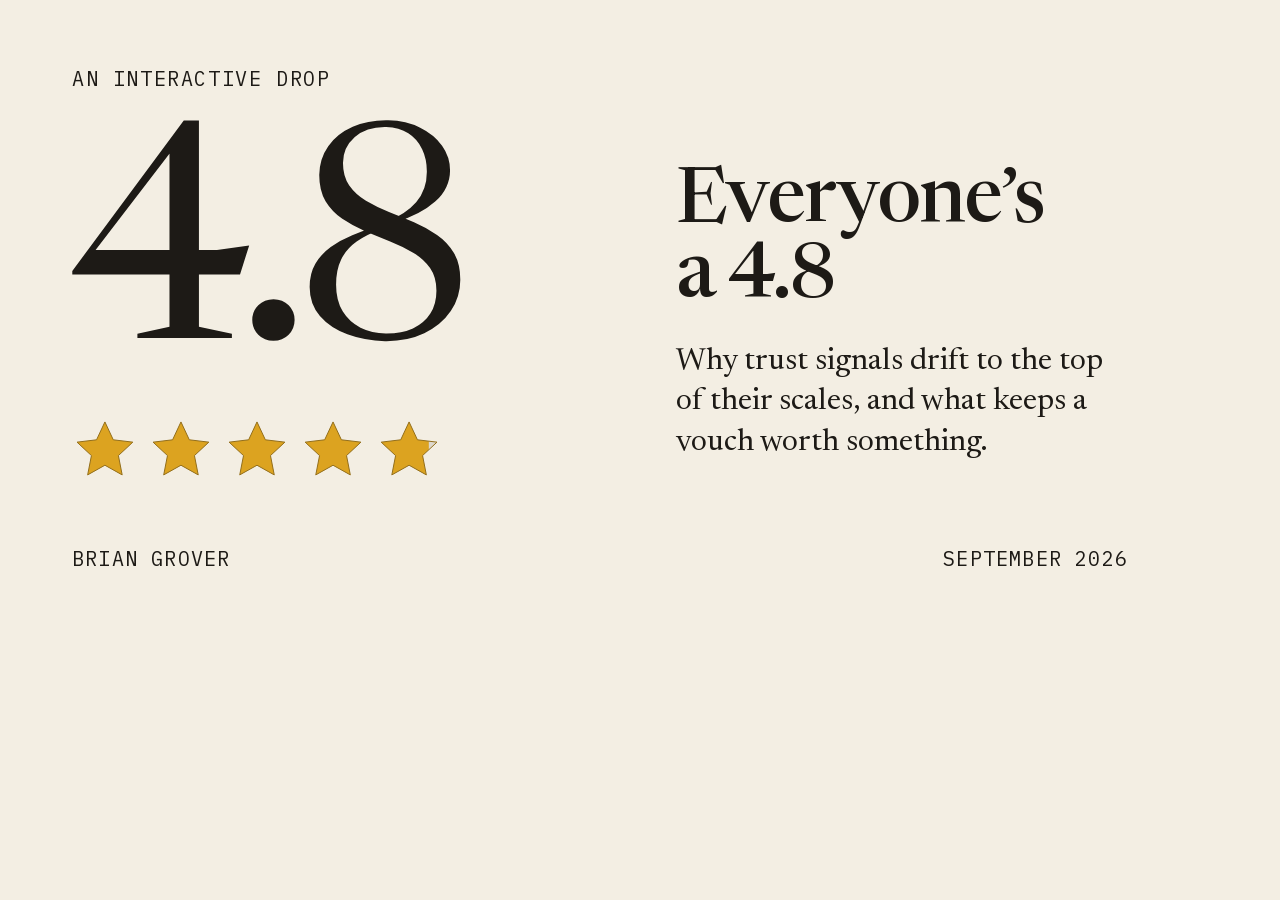
<file: tools/og.html>
<!doctype html>
<html lang="en"><head><meta charset="utf-8">
<title>Share card</title>
<link rel="stylesheet" href="../css/style.css">
<style>
  html, body { margin: 0; width: 1200px; height: 630px; overflow: hidden; background: var(--paper); }
  .card { box-sizing: border-box; width: 1200px; height: 630px; padding: 64px 72px 56px; display: grid; grid-template-columns: 500px 1fr; grid-template-rows: auto 1fr auto; column-gap: 56px; }
  .kicker { grid-column: 1 / -1; font-family: var(--mono); font-size: 20px; letter-spacing: 0.08em; text-transform: uppercase; color: var(--ink-3); margin: 0 0 10px; }
  .score { align-self: center; }
  .num { font-family: var(--serif); font-variation-settings: 'opsz' 72; font-size: 300px; line-height: 0.8; letter-spacing: -0.045em; margin: 0 0 30px; color: var(--ink); }
  .og-stars { width: 370px; height: auto; }
  .text { align-self: center; border-left: 1px solid var(--rule-strong); padding-left: 48px; }
  h1 { font-family: var(--serif); font-variation-settings: 'opsz' 72; font-weight: 500; font-size: 76px; line-height: 0.98; letter-spacing: -0.025em; margin: 0 0 26px; color: var(--ink); }
  .sub { font-family: var(--serif); font-size: 31px; line-height: 1.3; color: var(--ink-2); margin: 0; }
  .foot { grid-column: 1 / -1; display: flex; justify-content: space-between; border-top: 1px solid var(--rule); padding-top: 18px; font-family: var(--mono); font-size: 20px; letter-spacing: 0.06em; color: var(--ink-3); text-transform: uppercase; }
</style></head>
<body><div class="card">
  <p class="kicker">An interactive drop</p>
  <div class="score"><p class="num">4.8</p><svg class="og-stars" viewBox="0 0 360 64" aria-hidden="true" focusable="false"><g transform="translate(0 0) scale(2.6666666666666665)"><path class="star-empty" d="M12 1.8l3.05 6.52 7.13.86-5.26 4.9 1.38 7.05L12 17.6l-6.3 3.53 1.38-7.05L1.82 9.18l7.13-.86z"/><clipPath id="scz28w6a-1"><rect data-star="0" width="24.00" height="24"/></clipPath><path class="star-fill" d="M12 1.8l3.05 6.52 7.13.86-5.26 4.9 1.38 7.05L12 17.6l-6.3 3.53 1.38-7.05L1.82 9.18l7.13-.86z" clip-path="url(#scz28w6a-1)"/><path class="star-edge" d="M12 1.8l3.05 6.52 7.13.86-5.26 4.9 1.38 7.05L12 17.6l-6.3 3.53 1.38-7.05L1.82 9.18l7.13-.86z" vector-effect="non-scaling-stroke"/></g><g transform="translate(74 0) scale(2.6666666666666665)"><path class="star-empty" d="M12 1.8l3.05 6.52 7.13.86-5.26 4.9 1.38 7.05L12 17.6l-6.3 3.53 1.38-7.05L1.82 9.18l7.13-.86z"/><clipPath id="scz28w6a-2"><rect data-star="1" width="24.00" height="24"/></clipPath><path class="star-fill" d="M12 1.8l3.05 6.52 7.13.86-5.26 4.9 1.38 7.05L12 17.6l-6.3 3.53 1.38-7.05L1.82 9.18l7.13-.86z" clip-path="url(#scz28w6a-2)"/><path class="star-edge" d="M12 1.8l3.05 6.52 7.13.86-5.26 4.9 1.38 7.05L12 17.6l-6.3 3.53 1.38-7.05L1.82 9.18l7.13-.86z" vector-effect="non-scaling-stroke"/></g><g transform="translate(148 0) scale(2.6666666666666665)"><path class="star-empty" d="M12 1.8l3.05 6.52 7.13.86-5.26 4.9 1.38 7.05L12 17.6l-6.3 3.53 1.38-7.05L1.82 9.18l7.13-.86z"/><clipPath id="scz28w6a-3"><rect data-star="2" width="24.00" height="24"/></clipPath><path class="star-fill" d="M12 1.8l3.05 6.52 7.13.86-5.26 4.9 1.38 7.05L12 17.6l-6.3 3.53 1.38-7.05L1.82 9.18l7.13-.86z" clip-path="url(#scz28w6a-3)"/><path class="star-edge" d="M12 1.8l3.05 6.52 7.13.86-5.26 4.9 1.38 7.05L12 17.6l-6.3 3.53 1.38-7.05L1.82 9.18l7.13-.86z" vector-effect="non-scaling-stroke"/></g><g transform="translate(222 0) scale(2.6666666666666665)"><path class="star-empty" d="M12 1.8l3.05 6.52 7.13.86-5.26 4.9 1.38 7.05L12 17.6l-6.3 3.53 1.38-7.05L1.82 9.18l7.13-.86z"/><clipPath id="scz28w6a-4"><rect data-star="3" width="24.00" height="24"/></clipPath><path class="star-fill" d="M12 1.8l3.05 6.52 7.13.86-5.26 4.9 1.38 7.05L12 17.6l-6.3 3.53 1.38-7.05L1.82 9.18l7.13-.86z" clip-path="url(#scz28w6a-4)"/><path class="star-edge" d="M12 1.8l3.05 6.52 7.13.86-5.26 4.9 1.38 7.05L12 17.6l-6.3 3.53 1.38-7.05L1.82 9.18l7.13-.86z" vector-effect="non-scaling-stroke"/></g><g transform="translate(296 0) scale(2.6666666666666665)"><path class="star-empty" d="M12 1.8l3.05 6.52 7.13.86-5.26 4.9 1.38 7.05L12 17.6l-6.3 3.53 1.38-7.05L1.82 9.18l7.13-.86z"/><clipPath id="scz28w6a-5"><rect data-star="4" width="19.20" height="24"/></clipPath><path class="star-fill" d="M12 1.8l3.05 6.52 7.13.86-5.26 4.9 1.38 7.05L12 17.6l-6.3 3.53 1.38-7.05L1.82 9.18l7.13-.86z" clip-path="url(#scz28w6a-5)"/><path class="star-edge" d="M12 1.8l3.05 6.52 7.13.86-5.26 4.9 1.38 7.05L12 17.6l-6.3 3.53 1.38-7.05L1.82 9.18l7.13-.86z" vector-effect="non-scaling-stroke"/></g></svg></div>
  <div class="text"><h1>Everyone’s a&nbsp;4.8</h1><p class="sub">Why trust signals drift to the top of their scales, and what keeps a vouch worth something.</p></div>
  <div class="foot"><span>Brian Grover</span><span>September 2026</span></div>
</div></body></html>
</file>
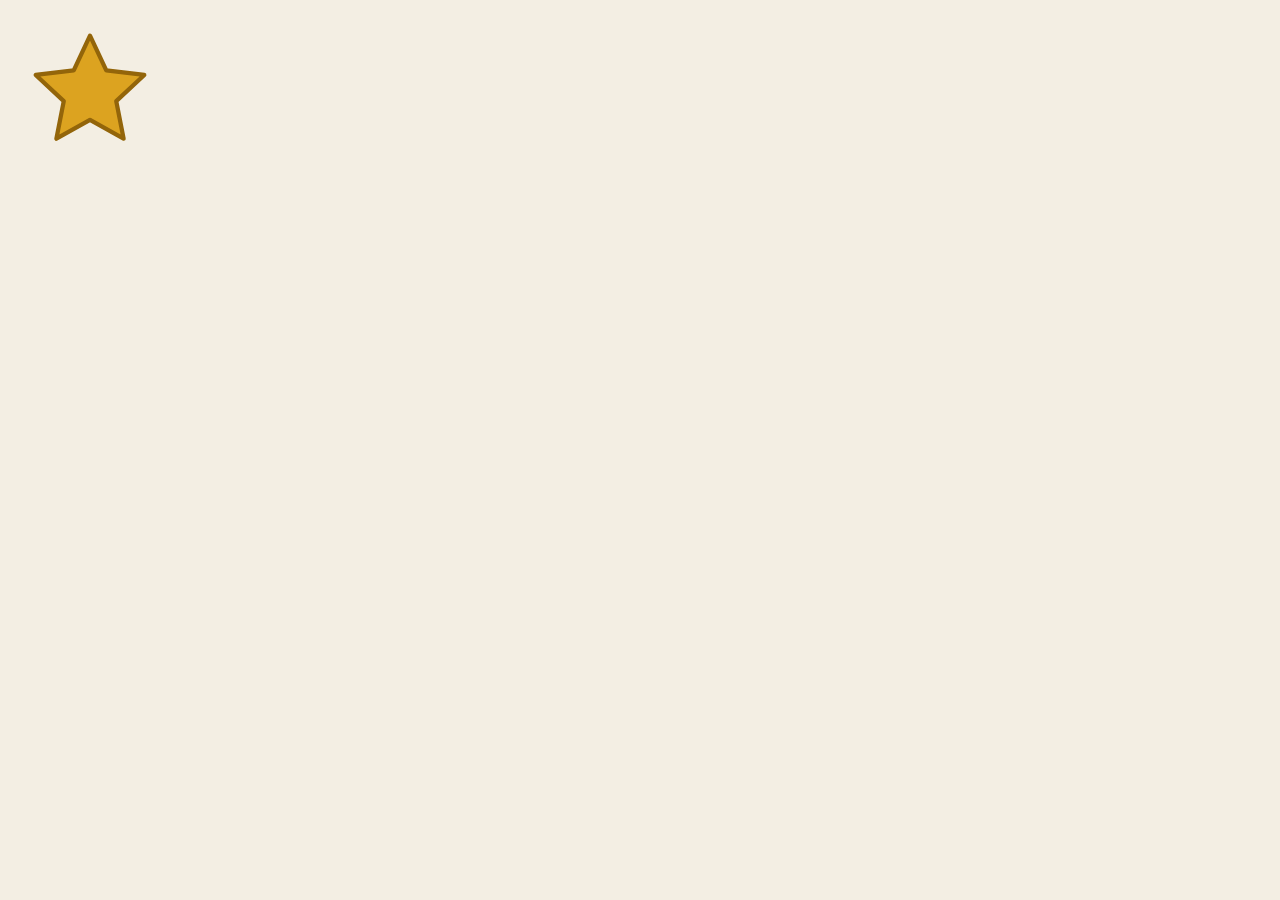
<file: tools/touch-icon.html>
<!doctype html><html><head><meta charset="utf-8"><style>html,body{margin:0;width:180px;height:180px;background:#f3eee3;display:grid;place-items:center}</style></head><body><svg width="128" height="128" viewBox="0 0 24 24"><path d="M12 1.8l3.05 6.52 7.13.86-5.26 4.9 1.38 7.05L12 17.6l-6.3 3.53 1.38-7.05L1.82 9.18l7.13-.86z" fill="#dca320" stroke="#93650a" stroke-width="0.8" stroke-linejoin="round"/></svg></body></html>
</file>
<file: css/style.css>
/* Everyone's a 4.8: the shared base for both pages.

   Color: paper, ink and gold, and nothing else. Ink shows hierarchy by its strength: full for
   headlines and big numbers, 74% for body text and 64% for labels. Labels would read lighter at
   45%, but that is 2.8:1 on the paper, under the 4.5:1 small text needs; 64% holds 4.7:1 even
   on the grain's darkest speck. Gold is only ever a star.
   Type: the serif, large, for headlines and big numbers only; the mono, small and uppercase,
   for labels and counters; body text in the serif at reading size, short.
   Motion: one easing for everything. Anything that moves takes 500ms, hover and press changes
   200ms, text fades 600ms. js/motion.js gives scripts the same curve. */

@font-face {
  font-family: "Newsreader";
  src: url("../fonts/Newsreader-normal-300-700.woff2") format("woff2");
  font-style: normal;
  font-weight: 300 700;
  font-display: swap;
}
@font-face {
  font-family: "Newsreader";
  src: url("../fonts/Newsreader-italic-300-700.woff2") format("woff2");
  font-style: italic;
  font-weight: 300 700;
  font-display: swap;
}
@font-face {
  font-family: "IBM Plex Mono";
  src: url("../fonts/IBMPlexMono-normal-400.woff2") format("woff2");
  font-weight: 400;
  font-display: swap;
}
@font-face {
  font-family: "IBM Plex Mono";
  src: url("../fonts/IBMPlexMono-normal-500.woff2") format("woff2");
  font-weight: 500;
  font-display: swap;
}
/* Until Newsreader loads, the page uses Georgia resized to Newsreader's widths and given
   Newsreader's ascent (0.735) and descent (0.265), so lines break in nearly the same
   places when the font swaps in. Newsreader is narrower than Georgia at text sizes and
   wider at display sizes, so each weight range gets its own size. */
@font-face {
  font-family: "Newsreader Fallback";
  src: local("Georgia");
  font-weight: 300 450;
  size-adjust: 91.8%;
  ascent-override: 80.1%;
  descent-override: 28.9%;
  line-gap-override: 0%;
}
@font-face {
  font-family: "Newsreader Fallback";
  src: local("Georgia");
  font-weight: 451 550;
  size-adjust: 101%;
  ascent-override: 72.8%;
  descent-override: 26.2%;
  line-gap-override: 0%;
}
@font-face {
  font-family: "Newsreader Fallback";
  src: local("Georgia Bold"), local("Georgia-Bold");
  font-weight: 551 700;
  size-adjust: 83%;
  ascent-override: 88.6%;
  descent-override: 31.9%;
  line-gap-override: 0%;
}

:root {
  --paper: #f3eee3;
  --ink-rgb: 29 26 22;
  --ink: rgb(var(--ink-rgb));
  --ink-body: rgb(var(--ink-rgb) / 0.74);
  --ink-label: rgb(var(--ink-rgb) / 0.64);
  /* Lines and fills, all ink: hairlines, stronger rules and a faint wash for bands. */
  --ink-rule: rgb(var(--ink-rgb) / 0.16);
  --ink-rule-strong: rgb(var(--ink-rgb) / 0.34);
  --ink-wash: rgb(var(--ink-rgb) / 0.06);
  --ink-star: rgb(var(--ink-rgb) / 0.1); /* an empty star */
  --gold: #dca320;
  --gold-edge: #936f1c; /* gold darkened with ink (62 to 38), the star's outline */
  --gold-light: rgb(220 163 32 / 0.42); /* gold at 42% on the paper */
  --serif: "Newsreader", "Newsreader Fallback", "Iowan Old Style", "Palatino Linotype", Georgia, serif;
  --mono: "IBM Plex Mono", ui-monospace, "SF Mono", Menlo, Consolas, monospace;
  --ease: cubic-bezier(0.16, 1, 0.3, 1);
  --move: 500ms;
  --press: 200ms;
  --fade: 600ms;
  --gutter: 20px;
  color-scheme: light;
}
@media (min-width: 720px) {
  :root {
    --gutter: 32px;
  }
}
@media (min-width: 1200px) {
  :root {
    --gutter: clamp(40px, 4vw, 64px);
  }
}

*,
*::before,
*::after {
  box-sizing: border-box;
}

html {
  -webkit-text-size-adjust: 100%;
  text-size-adjust: 100%;
}

body {
  margin: 0;
  background: var(--paper);
  color: var(--ink);
  font-family: var(--serif);
  font-size: 1.0625rem;
  line-height: 1.5;
  font-optical-sizing: auto;
  font-kerning: normal;
  text-rendering: optimizeLegibility;
}

img,
svg {
  display: block;
  max-width: 100%;
}

p {
  margin: 0;
}
p,
li,
figcaption {
  text-wrap: pretty;
}
strong {
  font-weight: 600;
}

a {
  color: inherit;
  text-decoration-line: underline;
  text-decoration-thickness: 1px;
  text-underline-offset: 0.18em;
  text-decoration-color: var(--ink-rule-strong);
  transition: text-decoration-color var(--press) var(--ease);
}
/* Hover only where a pointer can hover; on touch screens a tap would leave it stuck on. */
@media (hover: hover) and (pointer: fine) {
  a:hover {
    text-decoration-color: currentColor;
  }
}

:focus-visible {
  outline: 2px solid var(--ink);
  outline-offset: 3px;
}

.visually-hidden {
  position: absolute !important;
  width: 1px;
  height: 1px;
  margin: -1px;
  padding: 0;
  overflow: hidden;
  clip: rect(0 0 0 0);
  white-space: nowrap;
  border: 0;
}

/* The mono role: labels and counters, small and uppercase, at label strength. */
.label {
  font-family: var(--mono);
  font-size: 0.75rem;
  font-weight: 400;
  line-height: 1.5;
  letter-spacing: 0.06em;
  text-transform: uppercase;
  color: var(--ink-label);
}
.label a {
  color: inherit;
}

/* Stars, used everywhere. */
.star-fill {
  fill: var(--gold);
}
.star-empty {
  fill: var(--ink-star);
}
.star-edge {
  fill: none;
  stroke: var(--gold-edge);
  stroke-width: 1;
  stroke-linejoin: round;
}

/* Buttons: labels you can press, in the mono role. */
.btn {
  appearance: none;
  display: inline-flex;
  align-items: center;
  justify-content: center;
  gap: 8px;
  min-height: 44px;
  padding: 10px 18px;
  font-family: var(--mono);
  font-size: 0.75rem;
  font-weight: 500;
  line-height: 1.2;
  letter-spacing: 0.08em;
  text-transform: uppercase;
  color: var(--paper);
  background: var(--ink);
  border: 1px solid var(--ink);
  border-radius: 0;
  cursor: pointer;
  touch-action: manipulation;
  transition:
    transform var(--press) var(--ease),
    background-color var(--press) var(--ease),
    border-color var(--press) var(--ease);
}
.btn:not([disabled]):active {
  transform: scale(0.97);
}
@media (hover: hover) and (pointer: fine) {
  .btn:hover {
    background: rgb(var(--ink-rgb) / 0.84);
  }
}
.btn[disabled] {
  opacity: 0.45;
  cursor: default;
}
.btn-quiet {
  color: var(--ink);
  background: transparent;
  border-color: var(--ink-rule-strong);
}
@media (hover: hover) and (pointer: fine) {
  .btn-quiet:hover {
    background: var(--ink-wash);
    border-color: var(--ink);
  }
}
/* A button that reads like a link inside a label line. */
.text-button {
  appearance: none;
  margin: 0;
  padding: 0;
  border: 0;
  background: none;
  font: inherit;
  letter-spacing: inherit;
  text-transform: inherit;
  color: inherit;
  text-decoration-line: underline;
  text-decoration-thickness: 1px;
  text-underline-offset: 0.18em;
  text-decoration-color: var(--ink-rule-strong);
  cursor: pointer;
  touch-action: manipulation;
  transition: text-decoration-color var(--press) var(--ease);
}
@media (hover: hover) and (pointer: fine) {
  .text-button:hover {
    text-decoration-color: currentColor;
  }
}
/* A text button that is also a label keeps the label's mono voice. */
.text-button.label {
  font-family: var(--mono);
  font-size: 0.75rem;
  letter-spacing: 0.06em;
  text-transform: uppercase;
}

/* A line whose words change by crossfading in place (js/motion.js setLine). */
.line {
  display: grid;
}
.line > .line-copy {
  grid-area: 1 / 1;
  opacity: 0;
  transition: opacity var(--press) var(--ease);
}
/* The old words leave first, then the new ones fade in, so two lines never show at once. */
.line > .line-copy.is-shown {
  opacity: 1;
  transition: opacity var(--fade) var(--ease) 180ms;
}

/* The paper's grain: a speckle of ink over everything, its darkest specks at about 5%, that
   shifts a few times a second. It is one small tile, redrawn in place, so it costs no large
   layer. */
.grain {
  position: fixed;
  inset: 0;
  z-index: 100;
  pointer-events: none;
  background-image: url("data:image/svg+xml,%3Csvg xmlns='http://www.w3.org/2000/svg' width='220' height='220'%3E%3Cfilter id='g'%3E%3CfeTurbulence type='fractalNoise' baseFrequency='.9' numOctaves='2' seed='7' stitchTiles='stitch'/%3E%3CfeColorMatrix values='0 0 0 0 .114 0 0 0 0 .102 0 0 0 0 .086 1 0 0 0 0'/%3E%3CfeComponentTransfer%3E%3CfeFuncA type='table' tableValues='0 0 0 .02 .06 .1 .14'/%3E%3C/feComponentTransfer%3E%3C/filter%3E%3Crect width='220' height='220' filter='url(%23g)'/%3E%3C/svg%3E");
  background-size: 220px 220px;
  animation: grain 1.1s steps(1, end) infinite;
}
html.is-tuning .grain {
  animation-play-state: paused;
}
@keyframes grain {
  0%,
  100% {
    background-position: 0 0;
  }
  20% {
    background-position: -63px 41px;
  }
  40% {
    background-position: 37px -89px;
  }
  60% {
    background-position: -91px -23px;
  }
  80% {
    background-position: 71px 83px;
  }
}

/* Readers who ask for more contrast get firmer lines and labels. */
@media (prefers-contrast: more) {
  :root {
    --ink-rule: rgb(var(--ink-rgb) / 0.5);
    --ink-rule-strong: rgb(var(--ink-rgb) / 0.7);
    --ink-label: rgb(var(--ink-rgb) / 0.8);
    --ink-body: rgb(var(--ink-rgb) / 0.86);
  }
  .grain {
    display: none;
  }
}
@media (forced-colors: active) {
  .grain {
    display: none;
  }
}

/* Reduced motion: nothing moves. Fades stay, because they still show that something changed,
   and the grain holds still. */
@media (prefers-reduced-motion: reduce) {
  .grain {
    animation: none;
  }
  .btn,
  .btn:not([disabled]):active {
    transform: none;
  }
}
</file>
<file: css/stage.css>
/* The stage: four full-screen scenes that change under a fixed frame. js/stage.js moves one
   scene per scroll, swipe or arrow key. Phones stack each scene, text over the visual; from
   960px the text sits beside the visual. In every scene the visual gets the most room.

   Without scripting, or on screens under 500px tall, the scenes are plain sections one after
   another (html without .stage-on), and the page scrolls. */

:root {
  --frame-top: 48px;
  --frame-bottom: 48px;
  --scene-gap: clamp(12px, 2.4vh, 24px);
  --text-col: 100%;
  --col-gap: 0px;
}
@media (min-width: 960px) {
  :root {
    --frame-top: 68px;
    --frame-bottom: 64px;
    --text-col: clamp(348px, 34vw, 480px);
    --col-gap: clamp(40px, 5vw, 88px);
  }
}

html.stage-on,
html.stage-on body {
  height: 100%;
  overflow: hidden;
  overscroll-behavior: none;
}

/* ---------- The frame ---------- */

.frame-top {
  position: fixed;
  top: 0;
  left: 0;
  right: 0;
  z-index: 40;
  height: var(--frame-top);
  display: flex;
  align-items: center;
  justify-content: space-between;
  gap: 16px;
  padding-inline: var(--gutter);
  pointer-events: none;
}
.frame-top > * {
  pointer-events: auto;
}
.frame-title {
  margin: 0;
  min-width: 0;
  font-family: var(--mono);
  font-size: 0.75rem;
  font-weight: 500;
  line-height: 1.2;
  letter-spacing: 0.08em;
  text-transform: uppercase;
}
.frame-title a {
  display: grid;
  align-items: center;
  min-height: 44px;
  color: var(--ink);
  text-decoration: none;
}
.frame-title a {
  white-space: nowrap;
  transition:
    opacity var(--fade) var(--ease),
    visibility 0s linear 0s;
}
/* The opening scene carries the title itself, large, so the frame's copy waits for scene 2. */
html.stage-on[data-scene="0"] .frame-title a {
  opacity: 0;
  visibility: hidden;
  transition:
    opacity var(--fade) var(--ease),
    visibility 0s linear var(--fade);
}
.page-rating {
  display: flex;
  flex: none;
  align-items: center;
  gap: 10px;
  margin: 0;
}
.page-rating .stars {
  width: 76px;
  height: 14px;
}
.page-rating-num {
  min-width: 2.2em;
  font-family: var(--mono);
  font-size: 0.8125rem;
  font-weight: 500;
  font-variant-numeric: tabular-nums;
  color: var(--ink);
}
.page-rating-label {
  display: none;
}
@media (min-width: 600px) {
  .page-rating-label {
    display: inline;
  }
}

.frame-bottom {
  position: fixed;
  bottom: 0;
  left: 0;
  right: 0;
  z-index: 40;
  height: var(--frame-bottom);
  display: flex;
  align-items: center;
  gap: 10px;
  padding-inline: var(--gutter);
  pointer-events: none;
}
.frame-bottom > * {
  pointer-events: auto;
}
.frame-count {
  margin: 0;
  font-variant-numeric: tabular-nums;
  white-space: nowrap;
}
.frame-now {
  color: var(--ink);
}
.frame-dots {
  display: flex;
  margin: 0;
  padding: 0;
  list-style: none;
}
.frame-dots button {
  display: grid;
  place-items: center;
  width: 26px;
  height: 44px;
  padding: 0;
  border: 0;
  background: none;
  cursor: pointer;
  touch-action: manipulation;
}
.frame-dots button::before {
  content: "";
  width: 7px;
  height: 7px;
  border-radius: 50%;
  background: var(--ink-rule-strong);
  transition:
    background-color var(--press) var(--ease),
    transform var(--move) var(--ease);
}
.frame-dots button[aria-current="step"]::before {
  background: var(--ink);
  transform: scale(1.35);
}
@media (hover: hover) and (pointer: fine) {
  .frame-dots button:not([aria-current="step"]):hover::before {
    background: var(--ink-label);
  }
}
/* The cue: a small pulse on the first scene only. */
.frame-cue {
  display: inline-flex;
  align-items: center;
  gap: 8px;
  min-height: 44px;
  margin-left: auto;
  padding: 0;
  border: 0;
  background: none;
  cursor: pointer;
  touch-action: manipulation;
  transition:
    opacity var(--fade) var(--ease),
    visibility 0s linear 0s;
  animation: cue-pulse 1.8s var(--ease) infinite;
}
.frame-cue svg {
  width: 12px;
  height: 8px;
  fill: none;
  stroke: currentColor;
  stroke-width: 1.5;
  animation: cue-nudge 1.8s var(--ease) infinite;
}
@keyframes cue-pulse {
  0%,
  56%,
  100% {
    opacity: 0.55;
  }
  28% {
    opacity: 1;
  }
}
@keyframes cue-nudge {
  0%,
  56%,
  100% {
    transform: translateY(0);
  }
  28% {
    transform: translateY(4px);
  }
}
html:not([data-scene="0"]) .frame-cue,
html:not(.stage-on) .frame-cue {
  opacity: 0;
  visibility: hidden;
  animation: none;
  transition:
    opacity var(--fade) var(--ease),
    visibility 0s linear var(--fade);
}
@media (min-width: 960px) {
  .frame-cue {
    position: absolute;
    left: 50%;
    margin-left: 0;
    translate: -50% 0;
  }
}

/* ---------- The stage ---------- */

html.stage-on .stage {
  position: fixed;
  inset: 0;
  /* Clipped, not just hidden: a hidden box can still be scrolled by a link to a scene or by a
     control brought into view, which would shift the whole scene. */
  overflow: hidden;
  overflow: clip;
  /* Swipes belong to the stage; pinch zoom still works. */
  touch-action: pinch-zoom;
}
html.stage-on .scene {
  position: absolute;
  inset: 0;
  opacity: 0;
  visibility: hidden;
  transition:
    opacity var(--move) var(--ease),
    transform var(--move) var(--ease),
    visibility 0s linear var(--move);
}
html.stage-on .scene.is-current {
  opacity: 1;
  visibility: visible;
  transition-delay: 0s;
}
/* The scene on its way out drifts the way the reader is going: up when going forward. */
html.stage-on .scene.is-leaving {
  transform: translateY(calc(var(--dir, 1) * -28px));
}

/* One scene. Phones and narrow tablets: text over the visual, the visual taking what is left. */
.scene {
  display: flex;
  flex-direction: column;
  gap: var(--scene-gap);
  padding: calc(var(--frame-top) + 2px) var(--gutter) calc(var(--frame-bottom) + 12px);
}
.scene-text {
  flex: none;
  display: grid;
  align-content: start;
  gap: 10px;
  min-width: 0;
}
.scene-visual {
  position: relative;
  flex: 1 1 0;
  min-width: 0;
  min-height: 0;
  container-type: size;
}
@media (min-width: 960px) {
  .scene {
    display: grid;
    grid-template-columns: var(--text-col) minmax(0, 1fr);
    grid-template-rows: minmax(0, 1fr);
    column-gap: var(--col-gap);
    align-items: center;
    padding: var(--frame-top) max(var(--gutter), (100vw - 1640px) / 2) var(--frame-bottom);
  }
  .scene-text {
    gap: 18px;
  }
  .scene-visual {
    height: 100%;
  }
}

/* The serif role, large: headlines. */
.scene-title {
  margin: 0;
  font-family: var(--serif);
  font-size: clamp(1.75rem, 1.1rem + 2.6vw, 3.375rem);
  font-weight: 500;
  line-height: 1.04;
  letter-spacing: -0.022em;
  font-variation-settings: "opsz" 60;
  text-wrap: balance;
  color: var(--ink);
}
.scene-title:focus {
  outline: none;
}
/* The opening's title, the page's h1: larger than the other scenes' headlines. */
.scene-title-big {
  font-size: clamp(2.5rem, 1.3rem + 4.6vw, 5.25rem);
  line-height: 0.98;
  letter-spacing: -0.028em;
  font-variation-settings: "opsz" 72;
}
/* Body text at body strength: one line, or a short paragraph, per scene. */
.scene-body {
  max-width: 32rem;
  font-size: clamp(1.0625rem, 0.95rem + 0.4vw, 1.25rem);
  line-height: 1.42;
  color: var(--ink-body);
}
.byline {
  margin-top: 4px;
}
.scene-links {
  display: flex;
  flex-wrap: wrap;
  align-items: center;
  gap: 4px 12px;
}
.drift-key.scene-links {
  display: block;
}
.why-button {
  display: inline-block;
  padding-block: 12px;
  margin-block: -12px;
}

/* ---------- The opening and the close: the page's own rating, large ---------- */

/* The serif role, large: a big number, with its stars under it. The opening shows the 4.8 in
   the title; the close shows the 5.0 this page has drifted to. */
.big-rating {
  display: flex;
  flex-direction: column;
  justify-content: center;
  height: 100%;
  font-size: clamp(3rem, min(58cqw, 46cqh), 19rem);
}
.big-rating-num {
  margin: 0;
  font-family: var(--serif);
  font-size: 1em;
  font-weight: 400;
  line-height: 0.8;
  letter-spacing: -0.045em;
  font-variant-numeric: lining-nums;
  font-variation-settings: "opsz" 72;
  color: var(--ink);
}
.big-rating-stars {
  width: min(1.9em, 100%);
  height: auto;
  margin-top: 0.14em;
}
.big-rating-cap {
  max-width: 22rem;
  margin: 0.2rem 0 0;
  font-size: 0.75rem;
}
/* The opening's 4.8 takes most of its scene's height. */
.scene-open .big-rating {
  font-size: clamp(3rem, min(64cqw, 62cqh), 19rem);
}
/* The close's 5.0 leaves room for its caption, and on the shortest screens gives way to it,
   first the stars, then the number: the frame's rating already shows the 5.0. */
.scene-close .big-rating {
  font-size: clamp(2.5rem, min(58cqw, calc((100cqh - 60px) * 0.74)), 19rem);
}
@container (max-height: 150px) {
  .scene-close .big-rating-stars {
    display: none;
  }
}
@container (max-height: 104px) {
  .scene-close .big-rating-num {
    display: none;
  }
}
.big-rating-stars + .big-rating-cap {
  margin-top: max(14px, 0.07em);
}

/* ---------- "Why?" ---------- */

/* On the stage the card is frosted glass over the scene's text, which dims behind it; the
   visual beside or under it stays as it was. Without the stage it opens in the page. */
.why-card {
  margin: 16px 0 0;
  padding: 0 0 18px;
  border: 1px solid var(--ink-rule-strong);
}
.why-card[hidden] {
  display: none;
}
.why-card:focus {
  outline: none;
}
.why-card-head {
  display: flex;
  align-items: center;
  justify-content: space-between;
  gap: 16px;
  min-height: 48px;
  padding: 0 16px;
  border-bottom: 1px solid var(--ink-rule);
}
.why-card-title {
  margin: 0;
  color: var(--ink);
}
.why-card-head .text-button {
  padding-block: 12px;
}
.why-card > p:not(.why-card-src) {
  margin: 14px 16px 0;
  font-size: 1rem;
  line-height: 1.5;
  color: var(--ink-body);
}
.why-card-src {
  margin: 12px 16px 0;
}
.why-card-src a {
  display: inline-block;
  padding-block: 10px;
  margin-block: -10px;
}
html.stage-on .why-card {
  position: fixed;
  z-index: 34;
  top: var(--frame-top);
  left: 8px;
  right: 8px;
  max-height: calc(100% - var(--frame-top) - var(--frame-bottom));
  margin: 0;
  overflow-y: auto;
  overscroll-behavior: contain;
  background: rgb(243 238 227 / 0.74);
  -webkit-backdrop-filter: blur(10px) saturate(1.05);
  backdrop-filter: blur(10px) saturate(1.05);
  box-shadow: 0 18px 48px rgb(var(--ink-rgb) / 0.1);
  opacity: 0;
  transform: translateY(-12px);
  transition:
    opacity var(--move) var(--ease),
    transform var(--move) var(--ease);
}
html.stage-on .why-card.is-open {
  opacity: 1;
  transform: none;
}
@supports not ((backdrop-filter: blur(1px)) or (-webkit-backdrop-filter: blur(1px))) {
  html.stage-on .why-card {
    background: rgb(243 238 227 / 0.96);
  }
}
@media (min-width: 960px) {
  html.stage-on .why-card {
    top: 50%;
    left: calc(max(var(--gutter), (100vw - 1640px) / 2) - 24px);
    right: auto;
    width: calc(var(--text-col) + var(--col-gap) / 2 + 24px);
    max-height: calc(100% - var(--frame-top) - var(--frame-bottom) - 16px);
    translate: 0 -50%;
    transform: translateX(-14px);
  }
  html.stage-on .why-card.is-open {
    transform: none;
  }
}
.scene .scene-text {
  transition: opacity var(--fade) var(--ease);
}
.scene.is-why .scene-text {
  opacity: 0.28;
  pointer-events: none;
}
html:not(.js) .why-button,
html:not(.js) .why-button + span,
html:not(.js) [data-why-close] {
  display: none;
}
.byline a,
.beat-links a,
.beat-links .text-button,
.drift-key a {
  display: inline-block;
  padding-block: 12px;
  margin-block: -12px;
}

/* ---------- Arrivals ---------- */

/* Headlines arrive a word at a time; the rest of a scene rises in after them. stage.js splits
   each headline into words, gives each its place in --i, and gives every other piece its own
   delay. A unit (a scene, or one of the lab's two beats) is .is-staged while it waits and
   .is-in once it has arrived. */
.w {
  display: inline-block;
}
html.stage-on:not(.stage-ready) [data-words],
html.stage-on:not(.stage-ready) [data-rise] {
  opacity: 0;
  /* If the script never runs, show everything after a moment instead of hiding it. */
  animation: show-late 0s linear 2.5s forwards;
}
@keyframes show-late {
  to {
    opacity: 1;
  }
}
[data-rise],
.w {
  transition: none;
}
.is-staged [data-rise],
.is-staged .w {
  opacity: 0;
  transform: translateY(calc(var(--dir, 1) * 18px));
}
.is-staged .w {
  transform: translateY(calc(var(--dir, 1) * 0.32em));
}
.is-in [data-rise],
.is-in .w {
  opacity: 1;
  transform: none;
  transition:
    opacity var(--fade) var(--ease) var(--delay, 0ms),
    transform var(--move) var(--ease) var(--delay, 0ms);
}
.is-in .w {
  --delay: calc(40ms + var(--i, 0) * 36ms);
}
/* A scene reached while the tab was hidden is in place when the reader comes back. */
html.is-sudden .scene,
html.is-sudden .beat,
html.is-sudden [data-rise],
html.is-sudden .w {
  transition: none !important;
}
/* A beat's own state wins over its scene's, so the lab's text can change beat by beat while its
   chart stays put. */
.beat.is-staged [data-rise],
.beat.is-staged .w {
  opacity: 0;
  transition: none;
}
.beat.is-in [data-rise],
.beat.is-in .w {
  opacity: 1;
  transform: none;
  transition:
    opacity var(--fade) var(--ease) var(--delay, 0ms),
    transform var(--move) var(--ease) var(--delay, 0ms);
}

/* ---------- The lab's two beats ---------- */

.scene-lab .scene-text {
  display: grid;
}
/* Beside the chart, the lab's text starts at the top of its column, so scene 5's headline stays
   put when its rules chart changes height, and a column taller than the screen keeps its
   headline in view. */
@media (min-width: 960px) {
  html.stage-on .scene-lab .scene-text {
    align-self: start;
  }
}
.beat {
  grid-area: 1 / 1;
  display: grid;
  align-content: start;
  gap: 10px;
  min-width: 0;
}
@media (min-width: 960px) {
  .beat {
    gap: 18px;
  }
}
html.stage-on .beat {
  opacity: 0;
  visibility: hidden;
  transition:
    opacity var(--move) var(--ease),
    visibility 0s linear var(--move);
}
html.stage-on .beat.is-current {
  opacity: 1;
  visibility: visible;
  transition-delay: 0s;
}

/* The big switch, inside scene 5's headline: the track and a star that turns gold. */
.scene-switch {
  font-size: clamp(1.625rem, 1rem + 2.5vw, 3.125rem);
}
.big-switch {
  appearance: none;
  display: flex;
  align-items: flex-start;
  gap: 0.42em;
  margin: 0;
  padding: 0;
  border: 0;
  background: none;
  font: inherit;
  letter-spacing: inherit;
  line-height: inherit;
  color: inherit;
  text-align: left;
  cursor: pointer;
  touch-action: manipulation;
}
.big-switch-track {
  position: relative;
  flex: none;
  width: 1.84em;
  height: 1em;
  margin-top: 0.04em;
  border: 2px solid var(--ink);
  border-radius: 999px;
  transition:
    background-color var(--move) var(--ease),
    transform var(--press) var(--ease);
}
.big-switch-thumb {
  position: absolute;
  top: 50%;
  left: 0.08em;
  width: 0.76em;
  height: 0.76em;
  margin-top: -0.38em;
  transition: transform var(--move) var(--ease);
}
.big-switch-thumb svg {
  width: 100%;
  height: 100%;
  fill: var(--paper);
  stroke: var(--ink);
  stroke-width: 1.6;
  stroke-linejoin: round;
  transition:
    fill var(--move) var(--ease),
    stroke var(--move) var(--ease);
}
.big-switch[aria-checked="true"] .big-switch-track {
  background: var(--ink);
}
.big-switch[aria-checked="true"] .big-switch-thumb {
  transform: translateX(0.84em);
}
.big-switch[aria-checked="true"] .big-switch-thumb svg {
  fill: var(--gold);
  stroke: var(--gold);
}
.big-switch:active .big-switch-track {
  transform: scale(0.96);
}
@media (hover: hover) and (pointer: fine) {
  .big-switch[aria-checked="false"]:hover .big-switch-track {
    background: var(--ink-wash);
  }
}
.big-switch:focus-visible {
  outline-offset: 6px;
}
.beat-links {
  display: flex;
  flex-wrap: wrap;
  align-items: center;
  gap: 4px 12px;
}

/* ---------- Without the stage ---------- */

html:not(.stage-on) .frame-top {
  position: sticky;
  background: var(--paper);
  border-bottom: 1px solid var(--ink-rule);
}
html:not(.stage-on) .frame-bottom {
  display: none;
}
html:not(.stage-on) .scene {
  min-height: 100svh;
  padding: 40px var(--gutter) 56px;
  border-bottom: 1px solid var(--ink-rule);
}
html:not(.stage-on) .scene-visual {
  flex: none;
  min-height: 70svh;
  container-type: inline-size;
}
html:not(.stage-on) .scene-lab .scene-text {
  gap: 40px;
}
html:not(.stage-on) .beat {
  grid-area: auto;
}
@media (min-width: 960px) {
  html:not(.stage-on) .scene {
    grid-template-rows: auto;
  }
  html:not(.stage-on) .scene-visual {
    height: 70svh;
  }
}

/* ---------- Reduced motion ---------- */

/* Scenes swap with plain fades: nothing slides or rises, and headlines arrive whole. */
@media (prefers-reduced-motion: reduce) {
  html.stage-on .scene.is-leaving {
    transform: none;
  }
  .is-staged [data-rise],
  .is-staged .w,
  .beat.is-staged [data-rise],
  .beat.is-staged .w {
    transform: none;
  }
  .is-in .w,
  .beat.is-in .w {
    --delay: 0ms;
  }
  .frame-cue,
  .frame-cue svg {
    animation: none;
  }
  html.stage-on .why-card,
  html.stage-on .why-card.is-open {
    transform: none;
  }
  .big-switch-thumb,
  .big-switch:active .big-switch-track {
    transition: none;
    transform: none;
  }
  .big-switch[aria-checked="true"] .big-switch-thumb {
    transform: translateX(0.84em);
  }
}

@media (min-width: 960px) and (max-height: 900px) {
  .scene-text {
    gap: 12px;
  }
  .scene-title {
    font-size: clamp(1.6rem, 5.4vh, 3.375rem);
  }
  .scene-title-big {
    font-size: clamp(2.2rem, 8.4vh, 5.25rem);
  }
  .scene-body {
    font-size: clamp(0.95rem, 2.1vh, 1.25rem);
    line-height: 1.38;
  }
}
</file>
<file: css/charts.css>
/* Charts: the guess and the drift grids on the stage, the paired bars and the dot plot on the
   methods page. Class prefixes: ch (shared), gs (guess), dr (drift), wn (why now), va (validity).
   The stage's charts size themselves from their scene's visual area (.scene-visual, a size
   container), so each one fills the room its scene gives it. */

/* Shared */
.ch-svg {
  display: block;
  max-width: 100%;
  height: auto;
}
.ch-svg text {
  font-family: var(--mono);
  font-size: 12px;
  letter-spacing: 0.04em;
  fill: var(--ink);
}
.ch-axis,
.ch-tick {
  stroke: var(--ink-label);
  stroke-width: 1;
}
.ch-svg .ch-tick-label {
  fill: var(--ink-label);
}
.ch-legend {
  display: flex;
  flex-wrap: wrap;
  gap: 4px 22px;
  margin: 0 0 16px;
}
.ch-key {
  display: inline-flex;
  align-items: center;
  gap: 8px;
}
/* A chart that has gone out of view empties at once, without its transitions, so it can
   fill again when the reader comes back. */
.is-resetting,
.is-resetting * {
  transition: none !important;
}
.fallback {
  color: var(--ink-body);
}

/* ---------- 1. The guess ---------- */

.guess {
  display: flex;
  flex-direction: column;
  gap: 10px;
  height: 100%;
  max-height: 660px;
  margin: 0;
}
@media (min-width: 960px) {
  .guess {
    margin-block: auto;
    height: min(100%, 660px);
    position: relative;
    top: 50%;
    translate: 0 -50%;
  }
}
.guess-root {
  display: flex;
  flex: 1 1 auto;
  flex-direction: column;
  min-height: 0;
}
.guess-root [hidden] {
  display: none !important;
}
.gs {
  display: flex;
  flex: 1 1 auto;
  flex-direction: column;
  min-height: 0;
}
/* The plot: the big number up top, and after the reveal, the bars rising from the track. */
.gs-plot {
  position: relative;
  flex: 1 1 auto;
  min-height: 120px;
}
/* The big number sits just over the track, next to the star it follows. */
.gs-number {
  position: absolute;
  bottom: 36px;
  left: 0;
  z-index: 1;
  font-size: clamp(3.25rem, min(23cqw, 26cqh), 10.25rem);
}
.gs-number-label {
  margin: 0 0 0.5rem;
  font-size: 0.75rem;
}
/* The serif role, large: a big number. */
.gs-num {
  margin: 0;
  /* At this line height the digits rise above their box; the padding gives that back, so the
     label over the number keeps its gap. */
  padding-top: 0.1em;
  font-family: var(--serif);
  font-size: 1em;
  font-weight: 400;
  line-height: 0.84;
  letter-spacing: -0.035em;
  font-variant-numeric: lining-nums tabular-nums;
  font-variation-settings: "opsz" 72;
  color: var(--ink);
}
.gs-stars {
  width: 1.86em;
  height: auto;
  margin-top: 0.12em;
}
.gs-hist {
  position: absolute;
  inset: 0;
}
.gs-hist svg {
  position: absolute;
  inset: 0;
  width: 100%;
  height: 100%;
  overflow: visible;
}
.gs-band {
  fill: var(--ink-wash);
}
.gs-bars {
  fill: var(--ink);
  transform-box: view-box;
  transition: transform var(--move) var(--ease);
}
.gs-median {
  stroke: var(--ink);
  stroke-width: 1;
  stroke-dasharray: 2 3;
}
.ch-svg .gs-median-label {
  font-weight: 500;
}
.ch-svg .gs-band-label {
  fill: var(--ink-label);
}
.gs-anno {
  transition: opacity var(--fade) var(--ease) 200ms;
}
.is-pending .gs-bars {
  transform: scaleY(0);
}
.is-pending .gs-anno {
  opacity: 0;
}

/* The slider: its track is the chart's axis, so it tucks up under the bars. */
.gs-slider {
  position: relative;
  z-index: 2;
  margin-top: -22px;
  -webkit-user-select: none;
  user-select: none;
}
.gs-range {
  -webkit-appearance: none;
  appearance: none;
  position: relative;
  z-index: 1;
  display: block;
  width: 100%;
  height: 44px;
  margin: 0;
  padding: 0;
  background: transparent;
  cursor: pointer;
  touch-action: none;
}
.gs-range:disabled {
  cursor: default;
}
.gs-range::-webkit-slider-runnable-track {
  height: 2px;
  background: var(--ink);
  border: 0;
}
.gs-range::-webkit-slider-thumb {
  -webkit-appearance: none;
  appearance: none;
  width: 36px;
  height: 36px;
  margin-top: -17px;
  border: 0;
  background: transparent center / 100% 100% no-repeat;
  transition: transform var(--press) var(--ease);
}
.gs-range:not(:disabled):active::-webkit-slider-thumb {
  transform: scale(1.12);
}
.gs-range::-moz-range-track {
  height: 2px;
  background: var(--ink);
  border: 0;
}
.gs-range::-moz-range-thumb {
  width: 36px;
  height: 36px;
  border: 0;
  border-radius: 0;
  background: transparent center / 100% 100% no-repeat;
  transition: transform var(--press) var(--ease);
}
.gs-range:not(:disabled):active::-moz-range-thumb {
  transform: scale(1.12);
}
.gs-range:focus {
  outline: none;
}
.gs-range:focus-visible {
  outline: 2px solid var(--ink);
  outline-offset: 2px;
}
@supports selector(:has(*)) {
  .gs-range:focus-visible {
    outline: none;
  }
  .gs-slider:has(.gs-range:focus-visible) {
    outline: 2px solid var(--ink);
    outline-offset: 4px;
  }
}
/* Touch screens: only the star takes a touch, so a swipe that starts on the track still moves
   between scenes, and the star gets a 44px square to grab while it is drawn at 36px. */
@media (pointer: coarse) {
  .gs-range {
    width: calc(100% + 8px);
    margin: 0 -4px;
    pointer-events: none;
  }
  .gs-range::-webkit-slider-runnable-track {
    background: linear-gradient(var(--ink), var(--ink)) center / calc(100% - 8px) 100% no-repeat;
  }
  .gs-range::-webkit-slider-thumb {
    box-sizing: border-box;
    width: 44px;
    height: 44px;
    margin-top: -21px;
    border: 4px solid transparent;
    background-origin: content-box;
    background-clip: content-box;
    pointer-events: auto;
  }
  .gs-range::-moz-range-track {
    background: linear-gradient(var(--ink), var(--ink)) center / calc(100% - 8px) 100% no-repeat;
  }
  .gs-range::-moz-range-thumb {
    box-sizing: border-box;
    width: 44px;
    height: 44px;
    border: 4px solid transparent;
    background-origin: content-box;
    background-clip: content-box;
    pointer-events: auto;
  }
}
/* Tick labels sit under the thumb's center at 1 to 5, inset by half a thumb. */
.gs-ticks {
  position: relative;
  height: 22px;
  margin: -12px 18px 0;
  font-family: var(--mono);
  font-size: 0.75rem;
  line-height: 1;
  color: var(--ink-label);
}
.gs-ticks span {
  position: absolute;
  top: 10px;
  transform: translateX(-50%);
}
.gs-foot {
  display: flex;
  flex-wrap: wrap;
  align-items: center;
  justify-content: space-between;
  gap: 8px 16px;
  margin-top: 8px;
}
.gs-hint {
  flex: 1 1 12rem;
  min-width: 0;
}
.guess-cap {
  flex: none;
  margin: 0;
  max-width: 44rem;
  font-size: 0.6875rem;
}
/* Each source link gets a 32px tall target without moving the line; it reaches up more than
   down, so it stays clear of the counter below. */
.guess-cap a {
  display: inline-block;
  padding-block: 12px 4px;
  margin-block: -12px -4px;
}

/* ---------- 2. The drift ---------- */

.dr-sprite {
  position: absolute;
  width: 0;
  height: 0;
  overflow: hidden;
}
.drift {
  display: grid;
  height: 100%;
  place-items: center;
}
/* Four grids, two by two. charts.js sets --dr-n to the biggest size that fits; this first
   guess holds until it does. */
.dr-list {
  --dr-gap: 12px;
  --dr-n: min(calc((100cqw - 2 * var(--dr-gap)) / 3), calc((100cqh - 200px) / 2.4), 300px);
  /* A column is never narrower than its labels need, even when the grid in it is small. */
  --dr-col: max(var(--dr-n), min(10.5rem, calc((100cqw - 2 * var(--dr-gap)) / 3)));
  display: grid;
  grid-template-columns: repeat(3, var(--dr-col));
  justify-content: center;
  align-content: center;
  gap: 14px var(--dr-gap);
  margin: 0;
  padding: 0;
  list-style: none;
}
.dr-item {
  display: grid;
  align-content: start;
  width: var(--dr-col);
  min-width: 0;
}
/* The shortest screens keep each grid's number and name, and drop the note under them. */
@container (max-height: 330px) {
  .dr-note {
    display: none;
  }
}
.dr-stars {
  width: var(--dr-n);
  height: var(--dr-n);
}
.dr-num {
  margin: 8px 0 2px;
  font-family: var(--serif);
  font-size: max(1.375rem, calc(var(--dr-n) * 0.19));
  font-weight: 400;
  line-height: 1.02;
  letter-spacing: -0.02em;
  font-variant-numeric: lining-nums;
  font-variation-settings: "opsz" 60;
  color: var(--ink);
}
.dr-name {
  color: var(--ink);
}
.dr-name,
.dr-note {
  font-size: 0.6875rem;
  line-height: 1.45;
}
.dr-name a {
  display: inline-block;
  padding-block: 12px;
  margin-block: -12px;
  color: var(--ink);
}
/* Every star gets the gold edge; empty ones are hollow. */
.dr-stars use {
  stroke: var(--gold-edge);
  stroke-width: 1;
  stroke-linejoin: round;
  transition: fill var(--move) var(--ease) var(--d, 0ms);
}
.dr-s0 {
  fill: var(--paper);
}
.dr-s1 {
  fill: var(--gold);
}
.dr-s2 {
  fill: var(--gold-light);
}
.dr-stars.is-pending .dr-s1,
.dr-stars.is-pending .dr-s2 {
  fill: var(--paper);
}
.dr-stars.is-settled use {
  transition: none;
}
@media (min-width: 960px) {
  .dr-list {
    --dr-gap: 36px;
    gap: 28px var(--dr-gap);
  }
  .dr-name,
  .dr-note {
    font-size: 0.75rem;
  }
}

/* ---------- 3. Why now (methods page) ---------- */

.wn-swatch {
  display: inline-block;
  flex: none;
  width: 18px;
  height: 12px;
}
.wn-swatch-before {
  border: 1.5px solid var(--ink);
  background: var(--paper);
}
.wn-swatch-after {
  background: var(--ink);
}
.ch-svg .wn-label {
  font-family: var(--serif);
  font-weight: 500;
  letter-spacing: 0;
}
.ch-svg .wn-note {
  font-size: 13px;
  font-weight: 500;
}
.ch-svg .wn-value {
  font-size: 13px;
  transition: opacity var(--fade) var(--ease) 250ms;
}
.wn-before {
  fill: var(--paper);
  stroke: var(--ink);
  stroke-width: 1.5;
  vector-effect: non-scaling-stroke;
}
.wn-after {
  fill: var(--ink);
}
.wn-bar {
  transform-box: fill-box;
  transform-origin: 0 50%;
  transition: transform var(--move) var(--ease);
}
.is-pending .wn-bar {
  transform: scaleX(0);
}
.ch-svg.is-pending .wn-value {
  opacity: 0;
}

/* ---------- 4. What predicts the job (methods page) ---------- */

.ch-svg .va-label {
  font-family: var(--serif);
  font-size: 16px;
  letter-spacing: 0;
}
.ch-svg .va-label.is-strong {
  font-weight: 600;
}
.ch-svg .va-value {
  fill: var(--ink-body);
}
.ch-svg .va-sub {
  fill: var(--ink-label);
}
.va-grid {
  stroke: var(--ink-rule);
  stroke-width: 1;
}
.va-line {
  stroke: var(--ink-label);
  stroke-width: 1.5;
}
.va-1998 {
  fill: var(--paper);
  stroke: var(--ink);
  stroke-width: 1.5;
}
.va-2022 {
  fill: var(--ink);
}
.va-key {
  display: block;
  flex: none;
}

/* Forced colors repaint backgrounds, which would erase the slider's track; outlines survive. */
@media (forced-colors: active) {
  .gs-range::-webkit-slider-runnable-track {
    outline: 1px solid;
  }
  .gs-range::-moz-range-track {
    outline: 1px solid;
  }
}

/* Reduced motion: bars fade in instead of growing, the grids start full (charts.js skips the
   fill), and nothing scales under a press. */
@media (prefers-reduced-motion: reduce) {
  .wn-bar,
  .dr-stars use,
  .ch-svg .wn-value {
    transition: none;
  }
  .gs-bars,
  .gs-anno {
    transition: opacity var(--fade) var(--ease);
  }
  .is-pending .gs-bars {
    transform: none;
    opacity: 0;
  }
  .gs-range:not(:disabled):active::-webkit-slider-thumb,
  .gs-range:not(:disabled):active::-moz-range-thumb {
    transform: none;
  }
}
</file>
<file: css/lab.css>
/* The trust lab, shared by scenes 4 and 5: two big numbers, a one-line key, the field with its
   round under it and, while "Try other rules" is open, a line on the last rule changed. The lab
   fills its scene's visual area; the field takes whatever height is left.

   "Try other rules" is a frosted panel over the scene's text: beside the chart from 960px, and
   across the top on phones, where the chart moves down under it. Either way the chart stays in
   full view while its switches change. */

.lab {
  display: flex;
  flex-direction: column;
  gap: 10px;
  height: 100%;
  min-height: 0;
}
@media (min-width: 960px) {
  /* Beside the text, the lab sits in the middle of its space, the field's spare room split
     above and below it. */
  .lab {
    position: absolute;
    inset: 0;
    justify-content: center;
    height: min(100%, 750px);
    margin: auto 0;
    gap: 14px;
  }
}

/* How this works: three plain steps above the lab, so the reader knows what the dots and stars
   are before reading any result. Beside the text they sit in a row and stay open. On a phone
   they stack, and fold to one line once the first run of scene 4 has played (js/lab.js); the
   title then opens them again. */
.lab-how {
  flex: none;
  container-type: inline-size;
  padding-bottom: 12px;
  border-bottom: 1px solid var(--ink-rule);
}
.lab-how-title {
  margin: 0 0 8px;
  color: var(--ink);
}
.lab-how-toggle {
  appearance: none;
  display: inline-flex;
  align-items: center;
  gap: 9px;
  min-height: 32px;
  margin: 0 0 -6px;
  padding: 0;
  border: 0;
  background: none;
  font: inherit;
  letter-spacing: inherit;
  text-transform: inherit;
  color: inherit;
  cursor: pointer;
  touch-action: manipulation;
}
.lab-how-toggle::after {
  content: "";
  width: 6px;
  height: 6px;
  border-right: 1.25px solid currentColor;
  border-bottom: 1.25px solid currentColor;
  transform: translateY(1px) rotate(-135deg);
  transition: transform var(--press) var(--ease);
}
.lab-how.is-closed .lab-how-toggle::after {
  transform: translateY(-2px) rotate(45deg);
}
.lab-how-body {
  display: grid;
  grid-template-rows: 1fr;
  transition:
    grid-template-rows var(--move) var(--ease),
    opacity var(--fade) var(--ease),
    visibility 0s linear 0s;
}
.lab-how.is-closed {
  padding-bottom: 6px;
}
.lab-how.is-closed .lab-how-title {
  margin-bottom: 0;
}
.lab-how.is-closed .lab-how-body {
  grid-template-rows: 0fr;
  opacity: 0;
  visibility: hidden;
  transition:
    grid-template-rows var(--move) var(--ease),
    opacity var(--press) var(--ease),
    visibility 0s linear var(--move);
}
.lab-how-steps {
  display: grid;
  gap: 6px;
  min-height: 0;
  margin: 0;
  padding: 0;
  overflow: hidden;
  list-style: none;
}
@container (min-width: 620px) {
  .lab-how-steps {
    grid-template-columns: repeat(3, minmax(0, 1fr));
    gap: 20px;
  }
}
.lab-how-steps li {
  display: grid;
  grid-template-columns: 32px minmax(0, 1fr);
  column-gap: 10px;
  align-items: start;
  font-size: 0.875rem;
  line-height: 1.38;
  color: var(--ink-body);
}
.lab-how-icon {
  width: 32px;
  height: 20px;
  overflow: visible;
}
.lab-how-icon .is-hollow {
  fill: var(--paper);
  stroke: var(--ink-label);
  stroke-width: 1;
}
.lab-how-icon .is-filled {
  fill: var(--ink);
}
.lab-how-icon .is-line {
  fill: none;
  stroke: var(--ink-label);
  stroke-width: 1;
  stroke-linecap: round;
}
.lab-how-icon .is-star {
  fill: var(--gold);
  stroke: var(--gold-edge);
  stroke-width: 1;
  stroke-linejoin: round;
  vector-effect: non-scaling-stroke;
}
/* Beside the charts the steps sit in the text column, where they read at body size, smaller on
   a short screen so the column still fits. */
@media (min-width: 960px) {
  .beat .lab-how-steps {
    gap: 14px;
  }
  .beat .lab-how-steps li {
    grid-template-columns: 44px minmax(0, 1fr);
    column-gap: 14px;
    font-size: clamp(0.9375rem, 2.1vh, 1.1875rem);
    line-height: 1.45;
  }
  .beat .lab-how-icon {
    width: 44px;
    height: 28px;
  }
}
/* Scene 4's verdict: once both charts have run, what they found, in the text column beside
   them. Its room is held from the start, so nothing moves when it arrives. */
.lab-verdict {
  display: none;
}
@media (min-width: 960px) {
  html.stage-on .lab-verdict {
    display: grid;
    min-height: calc(1.3em * 3);
    margin: 0;
    font-family: var(--serif);
    font-size: clamp(1.125rem, 2.6vh, 1.5rem);
    line-height: 1.3;
    letter-spacing: -0.01em;
    color: var(--ink);
  }
  html.stage-on .scene-lab[data-beat="lab"] .lab-result {
    display: none;
  }
  /* Replay is then the last thing beside the text; its tap area stays clear of the counter. */
  html.stage-on .scene-lab[data-beat="lab"] .lab-foot {
    margin-bottom: 12px;
  }
}
/* A gold star on one of the best, drawn as in the field. */
.lab-how-icon .is-hit {
  stroke: var(--ink);
  stroke-width: 1.5;
}

/* Two charts on one shared axis: one-click likes above, the rules being run below. Each row
   has its name and its two numbers over its field, so the contrast reads at a glance. */
.lab-row {
  display: flex;
  flex: 1 1 0;
  flex-direction: column;
  gap: 2px;
  min-height: 0;
}
.lab-row-head {
  display: flex;
  flex: none;
  flex-wrap: wrap;
  align-items: baseline;
  justify-content: space-between;
  gap: 2px 16px;
  margin: 0;
}
.lab-row-name {
  color: var(--ink);
}
.lab-row-stats {
  display: inline-flex;
  align-items: baseline;
  gap: 6px;
}
/* The serif role, large: the count of the best people found. */
.lab-row-num {
  min-width: 1ch;
  font-family: var(--serif);
  font-size: clamp(1.625rem, 1.2rem + 1.2vw, 2.375rem);
  font-weight: 400;
  line-height: 1;
  letter-spacing: -0.02em;
  font-variant-numeric: lining-nums tabular-nums;
  font-variation-settings: "opsz" 60;
  color: var(--ink);
}
.lab-row-second {
  margin-left: 8px;
}

/* The key: black dots and gold stars. */
.lab-legend {
  display: flex;
  flex: none;
  flex-wrap: wrap;
  gap: 2px 18px;
  margin: 0;
}
.lab-legend-item {
  display: inline-flex;
  align-items: center;
  white-space: nowrap;
}
.lab-key {
  display: inline-block;
  flex: none;
  width: 1.1em;
  height: 1.1em;
  margin-right: 0.45em;
  overflow: visible;
}
.lab-key circle {
  fill: var(--paper);
  stroke: var(--ink-label);
  stroke-width: 1;
}
.lab-key.is-filled circle {
  fill: var(--ink);
  stroke: var(--ink);
}
.lab-key path {
  fill: var(--gold);
  stroke: var(--gold-edge);
  stroke-width: 1;
  stroke-linejoin: round;
  vector-effect: non-scaling-stroke;
}

/* The field paints on its own layer, so a browser redrawing the frosted panel beside it never
   drops the dots. */
.lab-field-wrap {
  transform: translateZ(0);
}

/* The field takes what is left. */
/* A field much taller than its tallest stack would leave the dots at the bottom of an empty
   box, so it stops growing at 380px; a phone's lab then sits under its text with the spare
   room below. */
.lab-field-wrap {
  position: relative;
  flex: 1 1 auto;
  min-height: 72px;
  max-height: 300px;
}
.lab-field {
  position: absolute;
  inset: 0;
  width: 100%;
  height: 100%;
  overflow: visible;
  -webkit-user-select: none;
  user-select: none;
}
.lab-band {
  fill: var(--ink-wash);
}
.lab-axis,
.lab-tick {
  stroke: var(--ink);
  stroke-width: 1;
}
/* The rule separates people with no score from people scored 1, so it needs 3:1. */
.lab-lane-rule {
  stroke: var(--ink-label);
  stroke-width: 1;
}
.lab-label,
.lab-tick-label {
  font-family: var(--mono);
  font-size: 11px;
  letter-spacing: 0.06em;
  text-transform: uppercase;
  fill: var(--ink-label);
}

/* People: hollow dots, filled for the 10 most skilled, gold stars for the top 10 by score */
.lab-p circle {
  fill: var(--paper);
  stroke: var(--ink-label);
  stroke-width: 1;
}
.lab-p.is-skilled circle {
  fill: var(--ink);
  stroke: var(--ink);
}
.lab-star {
  display: none;
  fill: var(--gold);
  stroke: var(--gold-edge);
  stroke-width: 1;
  stroke-linejoin: round;
  vector-effect: non-scaling-stroke;
}
.lab-p.is-skilled .lab-star {
  stroke: var(--ink);
  stroke-width: 1.75;
}
.lab-p.is-top circle {
  display: none;
}
.lab-p.is-top .lab-star {
  display: inline;
}

.lab-foot {
  display: flex;
  flex: none;
  align-items: center;
  gap: 16px;
}
.lab-round {
  margin: 0;
  font-variant-numeric: tabular-nums;
}
.lab-replay {
  padding-block: 12px;
  margin-block: -12px;
}

/* Under the charts: in scene 4 what the two runs found, in scene 5 what the tapped rules find
   and what they cost. */
.lab-result {
  flex: none;
  min-height: calc(1.42em * 2);
  max-width: 36rem;
  margin: 0;
  font-size: 1rem;
  line-height: 1.42;
  color: var(--ink-body);
}
.is-tuning .lab-result {
  display: none;
}

/* The line on the last rule changed, under the field while "Try other rules" is open. */
.lab-explain {
  display: none;
  flex: none;
  min-height: calc(1.42em * 2);
  max-width: 36rem;
  font-size: 1rem;
  line-height: 1.42;
  color: var(--ink-body);
}
.is-tuning .lab-explain {
  display: grid;
}

/* ---------- Scene 5: which rules find the best people? ---------- */

/* One bar per set of rules: its name, its average against a 0 to 10 track with a dashed line
   where guessing lands, and the number. The pressed bar is the one the lab is running. */
.rules {
  --name-w: 11rem;
  --value-w: 2.25rem;
  display: grid;
  gap: 10px;
  min-width: 0;
}
.rules-head {
  display: flex;
  flex-wrap: wrap;
  align-items: center;
  justify-content: space-between;
  gap: 8px 16px;
}
.rules-title {
  margin: 0;
  color: var(--ink);
}
.rules-pills {
  display: inline-flex;
  border: 1px solid var(--ink);
}
.rules-pill {
  appearance: none;
  min-height: 36px;
  margin: 0;
  padding: 0 12px;
  border: 0;
  background: none;
  font-family: var(--mono);
  font-size: 0.6875rem;
  font-weight: 500;
  letter-spacing: 0.05em;
  text-transform: uppercase;
  color: var(--ink);
  cursor: pointer;
  touch-action: manipulation;
  transition:
    background-color var(--press) var(--ease),
    color var(--press) var(--ease);
}
.rules-pill + .rules-pill {
  border-left: 1px solid var(--ink);
}
.rules-pill[aria-pressed="true"] {
  background: var(--ink);
  color: var(--paper);
}
@media (hover: hover) and (pointer: fine) {
  .rules-pill[aria-pressed="false"]:hover {
    background: var(--ink-wash);
  }
}
.rules-pill:focus-visible {
  position: relative;
  outline-offset: 2px;
}
.rules-chart {
  min-width: 0;
}
.rules-guess {
  display: grid;
  grid-template-columns: var(--name-w) minmax(0, 1fr) var(--value-w);
  column-gap: 10px;
  margin: 0 0 2px;
}
.rules-guess span {
  grid-column: 2;
  justify-self: start;
  margin-left: calc(var(--guess) * 100%);
  translate: -50% 0;
}
.rules-bars {
  display: grid;
  gap: 2px;
  margin: 0;
  padding: 0;
  list-style: none;
}
.rules-bar {
  appearance: none;
  display: grid;
  grid-template-columns: var(--name-w) minmax(0, 1fr) var(--value-w);
  column-gap: 10px;
  align-items: center;
  width: 100%;
  min-height: 34px;
  margin: 0;
  padding: 3px 0;
  border: 0;
  background: none;
  font: inherit;
  text-align: left;
  color: inherit;
  cursor: pointer;
  touch-action: manipulation;
  transition: transform var(--press) var(--ease);
}
.rules-bar:active {
  transform: scale(0.99);
}
.rules-name {
  font-family: var(--mono);
  font-size: 0.6875rem;
  line-height: 1.3;
  letter-spacing: 0.05em;
  text-transform: uppercase;
  color: var(--ink-label);
  transition: color var(--press) var(--ease);
}
.rules-track {
  position: relative;
  height: 12px;
  background: var(--ink-wash);
}
/* Where guessing lands: about 1 of the 10 best. */
.rules-track::after {
  content: "";
  position: absolute;
  top: -5px;
  bottom: -5px;
  left: calc(var(--guess) * 100%);
  border-left: 1px dashed var(--ink-label);
}
.rules-fill {
  position: absolute;
  inset: 0 auto 0 0;
  width: calc(var(--v) * 100%);
  background: rgb(var(--ink-rgb) / 0.34);
  transform-origin: left center;
  transition:
    transform var(--move) var(--ease),
    background-color var(--press) var(--ease);
}
.rules-bars.is-pending .rules-fill {
  transform: scaleX(0);
  transition: none;
}
.rules-value {
  font-family: var(--mono);
  font-size: 0.75rem;
  font-variant-numeric: tabular-nums;
  text-align: right;
  color: var(--ink);
}
.rules-bar[aria-pressed="true"] .rules-fill {
  background: var(--ink);
}
.rules-bar[aria-pressed="true"] .rules-name {
  color: var(--ink);
  font-weight: 500;
}
@media (hover: hover) and (pointer: fine) {
  .rules-bar[aria-pressed="false"]:hover .rules-fill {
    background: rgb(var(--ink-rgb) / 0.56);
  }
  .rules-bar:hover .rules-name {
    color: var(--ink);
  }
}
.rules-bar:focus-visible {
  outline-offset: 2px;
}
.rules-note {
  margin: 0;
}
/* The bars are the model's output: the line under them says so in plain words. */
.rules-caveat {
  margin: 0;
  font-size: 0.9375rem;
  line-height: 1.42;
  color: var(--ink-body);
}
/* Its "Try other rules" gets a taller touch area without moving the lines around it. */
.rules-caveat .text-button {
  display: inline-block;
  padding-block: 4px;
  margin-block: -4px;
}
.is-tuning .rules {
  display: none;
}

/* Phones and narrow tablets. Every screen fits without scrolling inside it. Scene 4 gives the
   room to the two charts: its headline says what they show, so its intro makes way, and the
   round and replay with it. Scene 5 puts the bars first, then both counts, the line on what the
   tapped rules find and cost, and the caveat; the dots were on screen in scene 4. */
@media (max-width: 959.98px) {
  .rules {
    --name-w: 9rem;
  }
  html.stage-on .scene-lab:not([data-beat="compare"]) .scene-visual > .rules {
    display: none;
  }
  html.stage-on .scene-lab[data-beat="compare"] .lab-how,
  .scene-lab.is-tuning .lab-how {
    display: none;
  }
  /* The lab's text column takes only the beat on screen. */
  html.stage-on .scene-lab .scene-text {
    position: relative;
  }
  html.stage-on .scene-lab .beat:not(.is-current) {
    position: absolute;
    inset: 0 0 auto;
  }
  html.stage-on .scene-lab[data-beat="lab"] #lab-body,
  html.stage-on .scene-lab[data-beat="lab"]:not(.is-tuning) .lab-foot {
    display: none;
  }
  .lab {
    gap: 8px;
  }
  /* One line per chart: its name, then its numbers. */
  .lab-row-head {
    flex-wrap: nowrap;
  }
  .lab-row-wide {
    display: none;
  }
  .lab-row-num {
    font-size: 1.5rem;
  }
  .lab-row-second {
    margin-left: 4px;
  }
  .lab-legend {
    gap: 2px 12px;
    letter-spacing: 0.02em;
  }
  .lab-how {
    padding-bottom: 8px;
  }
  .lab-how-steps {
    gap: 5px;
  }
  html.stage-on .scene-lab[data-beat="compare"]:not(.is-tuning) .scene-visual {
    display: flex;
    flex-direction: column;
    gap: 12px;
  }
  html.stage-on .scene-lab[data-beat="compare"] #compare-note,
  html.stage-on .scene-lab[data-beat="compare"] .beat-links {
    display: none;
  }
  /* The rules box and the lab open up so their parts share one column, in reading order. */
  html.stage-on .scene-lab[data-beat="compare"]:not(.is-tuning) .scene-visual > .rules,
  html.stage-on .scene-lab[data-beat="compare"]:not(.is-tuning) .lab {
    display: contents;
  }
  html.stage-on .scene-lab[data-beat="compare"]:not(.is-tuning) .rules-head {
    order: 1;
  }
  html.stage-on .scene-lab[data-beat="compare"]:not(.is-tuning) .rules-chart {
    order: 2;
  }
  html.stage-on .scene-lab[data-beat="compare"]:not(.is-tuning) .lab-row {
    order: 3;
    flex: none;
  }
  html.stage-on .scene-lab[data-beat="compare"]:not(.is-tuning) .lab-result {
    order: 4;
  }
  html.stage-on .scene-lab[data-beat="compare"]:not(.is-tuning) .rules-caveat {
    order: 5;
  }
  html.stage-on .scene-lab[data-beat="compare"]:not(.is-tuning) .rules-bar {
    min-height: 26px;
    padding-block: 2px;
  }
  html.stage-on .scene-lab[data-beat="compare"]:not(.is-tuning) .rules-chart .rules-bars {
    gap: 0;
  }
  html.stage-on .scene-lab[data-beat="compare"]:not(.is-tuning) .rules-note,
  html.stage-on .scene-lab[data-beat="compare"]:not(.is-tuning) .lab-row[data-row="base"],
  html.stage-on .scene-lab[data-beat="compare"]:not(.is-tuning) .lab-legend,
  html.stage-on .scene-lab[data-beat="compare"]:not(.is-tuning) .lab-field-wrap,
  html.stage-on .scene-lab[data-beat="compare"]:not(.is-tuning) .lab-foot {
    display: none;
  }
  /* Under the rules panel there is room for one chart: the one the switches change. */
  .scene-lab.is-tuning .lab-row[data-row="base"] {
    display: none;
  }
}
/* Short laptop windows: scene 5's bars sit a little closer so the column fits. */
@media (min-width: 960px) and (max-height: 800px) {
  .rules-bar {
    min-height: 28px;
    padding-block: 1px;
  }
  .rules {
    gap: 8px;
  }
}
/* A phone too short for the steps and a readable chart keeps scene 4's intro, which says the
   same in a sentence, and the steps give way. */
@media (max-width: 959.98px) and (max-height: 599.98px) {
  html.stage-on .lab-how {
    display: none;
  }
  /* The smallest phones: scene 5 tightens so the bars, the answer and the caveat still fit. */
  html.stage-on .scene-lab[data-beat="compare"] #h-compare {
    font-size: 1.75rem;
  }
  html.stage-on .scene-lab[data-beat="compare"]:not(.is-tuning) .rules-guess {
    display: none;
  }
  html.stage-on .scene-lab[data-beat="compare"]:not(.is-tuning) .rules-bar {
    min-height: 22px;
    padding-block: 1px;
  }
  html.stage-on .scene-lab[data-beat="compare"]:not(.is-tuning) .scene-visual {
    gap: 8px;
  }
  html.stage-on .scene-lab[data-beat="compare"]:not(.is-tuning) .lab-result,
  html.stage-on .scene-lab[data-beat="compare"]:not(.is-tuning) .rules-caveat {
    font-size: 0.875rem;
    line-height: 1.35;
  }
  /* The answer line already gives this run's own count. */
  html.stage-on .scene-lab[data-beat="compare"]:not(.is-tuning) .lab-row[data-row="main"] {
    display: none;
  }
}

/* ---------- "Try other rules" ---------- */

:root {
  --panel-h: min(44vh, 440px);
}
@supports (height: 1dvh) {
  :root {
    --panel-h: min(44dvh, 440px);
  }
}
@media (max-height: 620px) {
  :root {
    --panel-h: 38vh;
  }
  @supports (height: 1dvh) {
    :root {
      --panel-h: 38dvh;
    }
  }
  .lab-field-wrap {
    min-height: 96px;
  }
}
.lab-panel {
  position: fixed;
  z-index: 35;
  top: var(--frame-top);
  left: 8px;
  right: 8px;
  height: var(--panel-h);
  display: flex;
  flex-direction: column;
  /* Nearly opaque paper, so the scene's words under the panel never show through its controls.
     The frost is only a thin rim: the panel blurs what is behind it lightly, and paper covers
     all but its outer 6px (the ::before below). */
  background: rgb(243 238 227 / 0.8);
  -webkit-backdrop-filter: blur(6px);
  backdrop-filter: blur(6px);
  border: 1px solid var(--ink-rule-strong);
  box-shadow: 0 18px 48px rgb(var(--ink-rgb) / 0.1);
  opacity: 0;
  transform: translateY(-14px);
  transition:
    opacity var(--move) var(--ease),
    transform var(--move) var(--ease);
}
.lab-panel::before {
  content: "";
  position: absolute;
  z-index: -1;
  inset: 6px;
  background: rgb(243 238 227 / 0.97);
  pointer-events: none;
}
.lab-panel:focus {
  outline: none;
}
.lab-panel[hidden] {
  display: none;
}
.lab-panel.is-open {
  opacity: 1;
  transform: none;
}
@supports not ((backdrop-filter: blur(1px)) or (-webkit-backdrop-filter: blur(1px))) {
  .lab-panel {
    background: rgb(243 238 227 / 0.94);
  }
}
@media (min-width: 960px) {
  .lab-panel {
    top: calc(var(--frame-top) + 4px);
    bottom: calc(var(--frame-bottom) + 4px);
    left: calc(max(var(--gutter), (100vw - 1640px) / 2) - 24px);
    right: auto;
    width: calc(var(--text-col) + var(--col-gap) / 2 + 24px);
    height: auto;
    transform: translateX(-14px);
  }
}
.lab-panel-head {
  display: flex;
  flex: none;
  align-items: center;
  justify-content: space-between;
  gap: 16px;
  min-height: 48px;
  padding: 0 16px;
  border-bottom: 1px solid var(--ink-rule);
}
.lab-panel-title {
  margin: 0;
  color: var(--ink);
}
.lab-panel-close {
  padding-block: 12px;
}
.lab-panel-body {
  flex: 1 1 auto;
  display: grid;
  align-content: start;
  gap: 20px;
  min-height: 0;
  padding: 16px 16px 24px;
  overflow-y: auto;
  overscroll-behavior: contain;
  -webkit-overflow-scrolling: touch;
  touch-action: pan-y pinch-zoom;
}
.lab-panel-lede,
.lab-note,
.lab-anchor-note {
  margin: 0;
  font-size: 0.9375rem;
  line-height: 1.45;
  color: var(--ink-body);
}
.lab-anchor-note {
  font-size: 0.875rem;
}

/* The scene under the panel: its text dims behind the frost and takes no clicks. */
.scene-lab .scene-text {
  transition: opacity var(--fade) var(--ease);
}
.scene-lab.is-tuning .scene-text {
  opacity: 0.28;
  pointer-events: none;
}
/* Phones: the panel spans the top, so the chart moves down to start under it, without its key,
   and the counter makes way. */
@media (max-width: 959.98px) {
  html.stage-on .scene-lab.is-tuning .scene-text {
    flex: 0 0 calc(var(--panel-h) - 2px);
    overflow: hidden;
  }
  html.stage-on .scene-lab.is-tuning {
    padding-bottom: 12px;
  }
  .scene-lab.is-tuning .lab-legend {
    display: none;
  }
  html.is-tuning .frame-bottom {
    opacity: 0;
    visibility: hidden;
  }
}
.frame-bottom {
  transition:
    opacity var(--fade) var(--ease),
    visibility 0s linear 0s;
}

/* Presets: two quiet buttons, the one that matches the switches marked as pressed */
.lab-preset-row {
  clear: both;
  display: flex;
  flex-wrap: wrap;
  gap: 8px;
}
.lab-preset[aria-pressed="true"] {
  border-color: var(--ink);
  background: var(--ink-wash);
}

/* Switches: native radios drawn as segmented controls */
.lab-switches {
  display: grid;
  gap: 16px;
}
.lab-switch {
  min-width: 0;
  margin: 0;
  padding: 0;
  border: 0;
}
.lab-switch legend {
  float: left;
  width: 100%;
  margin: 0 0 6px;
  padding: 0;
}
/* "A vouch is" and the anchor slider under it move as one piece. */
.lab-switch-group {
  display: grid;
  grid-template-columns: minmax(0, 1fr);
  gap: 8px;
  min-width: 0;
}
.lab-slider[hidden] {
  display: none;
}
.lab-seg {
  clear: both;
  display: flex;
  border: 1px solid var(--ink);
}
.lab-seg label {
  position: relative;
  display: flex;
  flex: 1 1 0;
  min-width: 0;
}
.lab-seg label + label {
  border-left: 1px solid var(--ink);
}
.lab-seg input {
  position: absolute;
  inset: 0;
  width: 100%;
  height: 100%;
  margin: 0;
  opacity: 0;
  cursor: pointer;
}
.lab-seg span {
  display: flex;
  flex: 1;
  align-items: center;
  justify-content: center;
  min-height: 44px;
  padding: 6px;
  font-family: var(--mono);
  font-size: 0.6875rem;
  font-weight: 500;
  line-height: 1.25;
  letter-spacing: 0.05em;
  text-transform: uppercase;
  text-align: center;
  color: var(--ink);
  pointer-events: none;
  transition:
    background-color var(--press) var(--ease),
    color var(--press) var(--ease),
    transform var(--press) var(--ease);
}
/* Press feedback for a pointer press on an option that will change something. */
.lab-seg input:not(:checked):active:not(:focus-visible) + span {
  transform: scale(0.97);
}
@media (hover: hover) and (pointer: fine) {
  .lab-seg input:not(:checked):hover + span {
    background: var(--ink-wash);
  }
}
.lab-seg input:checked + span {
  background: var(--ink);
  color: var(--paper);
}
.lab-seg input:focus-visible + span {
  position: relative;
  z-index: 1;
  outline: 2px solid var(--ink);
  outline-offset: 2px;
}

/* Our assumptions */
.lab-drawer-body {
  display: grid;
  gap: 18px;
  padding-top: 18px;
  border-top: 1px solid var(--ink-rule);
}
.lab-drawer-title {
  margin: 0;
}
.lab-slider label {
  display: block;
  font-size: 0.9375rem;
  line-height: 1.4;
  color: var(--ink);
}
.lab-slider-row {
  display: flex;
  flex-wrap: wrap;
  align-items: center;
  column-gap: 14px;
  -webkit-user-select: none;
  user-select: none;
}
/* The value sits above its track, where a finger on the thumb cannot cover it. */
.lab-slider-value {
  order: -1;
  width: 100%;
  font-variant-numeric: tabular-nums;
}
.lab-slider input[type="range"] {
  flex: 1 1 100%;
  min-width: 0;
  height: 44px;
  margin: 0;
  background: transparent;
  cursor: pointer;
  -webkit-appearance: none;
  appearance: none;
}
.lab-slider input[type="range"]::-webkit-slider-runnable-track {
  height: 2px;
  background: var(--ink-label);
}
.lab-slider input[type="range"]::-webkit-slider-thumb {
  width: 14px;
  height: 26px;
  margin-top: -12px;
  border: 0;
  border-radius: 0;
  background: var(--ink);
  -webkit-appearance: none;
  appearance: none;
}
.lab-slider input[type="range"]::-moz-range-track {
  height: 2px;
  background: var(--ink-label);
}
.lab-slider input[type="range"]::-moz-range-thumb {
  width: 14px;
  height: 26px;
  border: 0;
  border-radius: 0;
  background: var(--ink);
}
.lab-drawer-body .btn {
  justify-self: start;
}

/* Touch: only the thumb takes a touch, so a scroll that starts on a track cannot change an
   assumption, and the thumb gets a 44px square to grab while the bar is still drawn 14 by 26. */
.lab-seg label,
.lab-panel .btn {
  touch-action: manipulation;
}
@media (pointer: coarse) {
  .lab-slider input[type="range"] {
    margin: 0 -15px;
    pointer-events: none;
  }
  .lab-slider input[type="range"]::-webkit-slider-runnable-track {
    background: linear-gradient(var(--ink-label), var(--ink-label)) center / calc(100% - 30px) 100% no-repeat;
  }
  .lab-slider input[type="range"]::-webkit-slider-thumb {
    box-sizing: border-box;
    width: 44px;
    height: 44px;
    margin-top: -21px;
    border: solid transparent;
    border-width: 9px 15px;
    background-clip: content-box;
    pointer-events: auto;
  }
  .lab-slider input[type="range"]::-moz-range-track {
    background: linear-gradient(var(--ink-label), var(--ink-label)) center / calc(100% - 30px) 100% no-repeat;
  }
  .lab-slider input[type="range"]::-moz-range-thumb {
    box-sizing: border-box;
    width: 44px;
    height: 44px;
    border: solid transparent;
    border-width: 9px 15px;
    background-clip: content-box;
    pointer-events: auto;
  }
}

/* Forced colors paint every background alike, which hides the chosen option and the sliders,
   so mark the choice with system colors and draw the sliders with outlines. */
@media (forced-colors: active) {
  .lab-preset[aria-pressed="true"] {
    forced-color-adjust: none;
    border-color: Highlight;
    background: Highlight;
    color: HighlightText;
  }
  .lab-seg input:checked + span {
    forced-color-adjust: none;
    background: Highlight;
    color: HighlightText;
    outline-color: CanvasText;
  }
  .lab-slider input[type="range"]::-webkit-slider-runnable-track,
  .lab-slider input[type="range"]::-webkit-slider-thumb {
    outline: 1px solid;
  }
  .lab-slider input[type="range"]::-moz-range-track,
  .lab-slider input[type="range"]::-moz-range-thumb {
    outline: 1px solid;
  }
}

/* Reduced motion: the panel fades in without sliding, and a press dims a segment instead of
   shrinking it. The dots jump and fade (lab.js). */
@media (prefers-reduced-motion: reduce) {
  .lab-how-body,
  .lab-how.is-closed .lab-how-body {
    transition:
      opacity var(--fade) var(--ease),
      visibility 0s linear var(--fade);
  }
  .rules-bars.is-pending .rules-fill,
  .rules-fill {
    transform: none;
  }
  .rules-bar:active {
    transform: none;
  }
  .lab-panel,
  .lab-panel.is-open {
    transform: none;
    transition: opacity var(--move) var(--ease);
  }
  .lab-seg input:not(:checked):active:not(:focus-visible) + span {
    transform: none;
    opacity: 0.8;
  }
}

.lab-panel-body {
  scrollbar-width: thin;
  scrollbar-color: var(--ink-rule) transparent;
  mask-image: linear-gradient(to bottom, #000 calc(100% - 28px), rgba(0, 0, 0, 0.15));
}
</file>
<file: css/methods.css>
/* The notes page: what the drop means for Vouched, why ratings drift, the research and the
   methods, as one plain page to read down. The same paper, ink and gold as the drop, the same
   two type roles and the same motion. */

:root {
  --measure: 40rem;
  --header-h: 3rem;
}

html {
  scroll-padding-top: calc(var(--header-h) + 16px);
}
.page-notes {
  font-size: 1.0625rem;
  line-height: 1.6;
}
@media (min-width: 720px) {
  .page-notes {
    font-size: 1.1875rem;
  }
}
.page-notes main p,
.page-notes main li {
  color: var(--ink-body);
}

.wrap {
  max-width: var(--measure);
  margin-inline: auto;
  padding-inline: var(--gutter);
}

/* The header: back to the drop, and where you are. */
.site-header {
  position: sticky;
  top: 0;
  z-index: 10;
  height: var(--header-h);
  background: var(--paper);
  border-bottom: 1px solid transparent;
  transition: border-color var(--press) var(--ease);
}
.site-header.is-scrolled {
  border-bottom-color: var(--ink-rule);
}
.site-header .bar {
  display: flex;
  align-items: center;
  justify-content: space-between;
  gap: 16px;
  height: 100%;
  max-width: 66rem;
  margin-inline: auto;
  padding-inline: var(--gutter);
}
.site-back {
  display: inline-flex;
  align-items: center;
  min-height: 44px;
  color: var(--ink);
  font-weight: 500;
  letter-spacing: 0.08em;
  text-decoration: none;
}
.site-back::before {
  content: "";
  width: 7px;
  height: 7px;
  margin-right: 10px;
  border-left: 1.5px solid currentColor;
  border-bottom: 1.5px solid currentColor;
  transform: rotate(45deg);
}
.site-where {
  margin: 0;
}

/* The serif role, large: headlines. */
.notes-hero {
  padding-block: 48px 24px;
}
.notes-hero h1 {
  margin: 0 0 18px;
  font-size: clamp(2.25rem, 1.4rem + 3.4vw, 3.75rem);
  font-weight: 500;
  line-height: 1.02;
  letter-spacing: -0.025em;
  font-variation-settings: "opsz" 72;
  text-wrap: balance;
  color: var(--ink);
}
.notes-lede {
  margin: 0 0 24px;
  font-size: 1.15em;
  line-height: 1.45;
}
/* Four parts, closed until a reader opens one. Each header says in one line what is inside. */
.folds {
  padding-bottom: 24px;
}
.fold {
  border-top: 1px solid var(--ink-rule-strong);
}
.fold:last-child {
  border-bottom: 1px solid var(--ink-rule-strong);
}
.fold > summary {
  display: grid;
  grid-template-columns: minmax(0, 1fr) auto;
  align-items: center;
  column-gap: 16px;
  row-gap: 4px;
  min-height: 72px;
  padding: 16px 0;
  cursor: pointer;
  list-style: none;
}
.fold > summary::-webkit-details-marker {
  display: none;
}
.fold > summary::after {
  content: "";
  grid-column: 2;
  grid-row: 1 / span 2;
  width: 10px;
  height: 10px;
  margin-right: 4px;
  border-right: 1.5px solid var(--ink);
  border-bottom: 1.5px solid var(--ink);
  transform: translateY(-3px) rotate(45deg);
  transition: transform var(--press) var(--ease);
}
.fold[open] > summary::after {
  transform: translateY(2px) rotate(-135deg);
}
.fold-title {
  font-size: clamp(1.5rem, 1.1rem + 1.6vw, 2.125rem);
  font-weight: 500;
  line-height: 1.08;
  letter-spacing: -0.02em;
  font-variation-settings: "opsz" 60;
  color: var(--ink);
}
.fold-sum {
  grid-column: 1;
}
@media (hover: hover) and (pointer: fine) {
  .fold > summary:hover .fold-title {
    text-decoration: underline;
    text-decoration-thickness: 1px;
    text-underline-offset: 0.14em;
    text-decoration-color: var(--ink-rule-strong);
  }
}
.fold-body {
  padding: 4px 0 36px;
}
.fold-body > h3:first-child {
  margin-top: 0.5em;
}
.fold-body h3 {
  margin: 2em 0 0.5em;
  font-size: 1.3rem;
  font-weight: 600;
  line-height: 1.2;
  letter-spacing: -0.01em;
  color: var(--ink);
}
.fold-body h4 {
  margin: 0 0 0.5em;
  font-size: 1.15rem;
  font-weight: 600;
  line-height: 1.25;
  letter-spacing: -0.01em;
  color: var(--ink);
}
.fold-body p {
  margin: 0 0 1em;
}
/* The lab's rules and the sources read denser, like methods. */
#lab .fold-body,
#sources .fold-body,
#data .fold-body {
  font-size: 0.9375em;
  line-height: 1.55;
}

.notes-section {
  padding-block: 40px 16px;
}
.notes-section > .wrap > h2,
.notes-section h2 {
  margin: 0 0 22px;
  padding-top: 16px;
  border-top: 1px solid var(--ink-rule-strong);
  font-size: clamp(1.75rem, 1.2rem + 2vw, 2.5rem);
  font-weight: 500;
  line-height: 1.08;
  letter-spacing: -0.02em;
  font-variation-settings: "opsz" 60;
  text-wrap: balance;
  color: var(--ink);
}
.notes-section h3 {
  margin: 2em 0 0.5em;
  font-size: 1.3rem;
  font-weight: 600;
  line-height: 1.2;
  letter-spacing: -0.01em;
  color: var(--ink);
}
.notes-section h4 {
  margin: 0 0 0.5em;
  font-size: 1.15rem;
  font-weight: 600;
  line-height: 1.25;
  letter-spacing: -0.01em;
  color: var(--ink);
}
.notes-section p {
  margin: 0 0 1em;
}

/* The four forces */
.forces,
.rules {
  list-style: none;
  margin: 0;
  padding: 0;
}
.forces > li,
.rules > li {
  padding: 18px 0 6px;
  border-top: 1px solid var(--ink-rule);
}
.forces > li > h3 {
  margin-top: 0;
}
.forces .force-n {
  font-family: var(--mono);
  font-size: 0.8em;
  font-weight: 500;
  color: var(--ink-label);
}

/* Figures */
.figure {
  margin: 32px 0 40px;
}
.fig-title {
  margin: 0 0 12px;
  font-weight: 600;
  line-height: 1.3;
  text-wrap: balance;
  color: var(--ink) !important;
}
.figure figcaption {
  margin-top: 12px;
  font-size: 0.9375rem;
  line-height: 1.45;
  color: var(--ink-body);
}
.src,
.meta {
  font-family: var(--mono);
  font-size: 0.75rem;
  line-height: 1.5;
  letter-spacing: 0.04em;
  color: var(--ink-label);
}
.figure .src {
  display: block;
  margin-top: 6px;
}
.fallback {
  font-size: 0.9375rem;
}
/* Before its script draws a chart, hold the room the chart will take, so the text below does
   not jump when it appears. Each value is the drawn chart's measured height. */
@media (scripting: enabled) {
  #fig-why-now {
    container-type: inline-size;
  }
  #why-now-root {
    min-height: 227px;
  }
  @container (min-width: 480px) {
    #why-now-root {
      min-height: 235px;
    }
  }
  #validity-root {
    min-height: 698px;
  }
  @media (min-width: 720px) {
    #validity-root {
      min-height: 504px;
    }
  }
}

/* Two hidden vouch cards that flip together */
.reveal {
  margin: 20px 0 28px;
}
.cards {
  display: grid;
  grid-template-columns: 1fr;
  gap: 12px;
}
@media (min-width: 560px) {
  .cards {
    grid-template-columns: 1fr 1fr;
  }
}
.card {
  perspective: 900px;
  min-height: 11.75rem;
}
.card-inner {
  position: relative;
  display: grid;
  width: 100%;
  height: 100%;
  min-height: 11.75rem;
  transform-style: preserve-3d;
  transition: transform var(--move) var(--ease);
}
.reveal.is-open .card-inner {
  transform: rotateY(180deg);
}
.card-face {
  grid-area: 1 / 1;
  display: flex;
  flex-direction: column;
  gap: 10px;
  padding: 16px;
  border: 1px solid var(--ink-rule-strong);
  background: var(--paper);
  backface-visibility: hidden;
  -webkit-backface-visibility: hidden;
}
.card-front {
  justify-content: space-between;
  background: repeating-linear-gradient(-45deg, var(--paper) 0 10px, rgb(var(--ink-rgb) / 0.07) 10px 11px);
}
.card-back {
  transform: rotateY(180deg);
}
.card-face .who {
  font-family: var(--mono);
  font-size: 0.75rem;
  letter-spacing: 0.04em;
  text-transform: uppercase;
  color: var(--ink-label);
}
.card-face .sealed {
  font-size: 1.05rem;
  color: var(--ink-body);
}
.card-face blockquote {
  margin: 0;
  font-size: 1.02rem;
  line-height: 1.45;
  color: var(--ink);
}
.reveal-controls {
  display: flex;
  flex-wrap: wrap;
  align-items: center;
  gap: 10px 16px;
  margin-top: 14px;
}

/* Methods: smaller, denser type */
.fold-body table {
  width: 100%;
  border-collapse: collapse;
  font-size: 0.875rem;
  margin: 12px 0 20px;
}
.fold-body th,
.fold-body td {
  text-align: left;
  vertical-align: top;
  padding: 7px 8px 7px 0;
  border-bottom: 1px solid var(--ink-rule);
  color: var(--ink-body);
}
.fold-body th {
  font-family: var(--mono);
  font-size: 0.6875rem;
  font-weight: 500;
  letter-spacing: 0.05em;
  text-transform: uppercase;
  color: var(--ink-label);
}
/* The lab's results table names each setting in its first column, in the body face. */
.fold-body tbody th {
  font-family: var(--serif);
  font-size: 0.875rem;
  font-weight: 400;
  letter-spacing: 0;
  text-transform: none;
  color: var(--ink);
}
.fold-body caption {
  padding-bottom: 6px;
  text-align: left;
  font-family: var(--mono);
  font-size: 0.6875rem;
  letter-spacing: 0.05em;
  text-transform: uppercase;
  color: var(--ink-label);
}
.table-scroll {
  overflow-x: auto;
  overscroll-behavior-x: contain;
  -webkit-overflow-scrolling: touch;
}
@media (max-width: 479.98px) {
  .fold-body td {
    -webkit-hyphens: auto;
    hyphens: auto;
  }
  .table-scroll {
    margin-inline: calc(-1 * var(--gutter));
    padding-inline: var(--gutter);
  }
}
/* Touch: a table cell holds at most one link, so the whole cell is that link's hit area. */
.table-scroll td {
  position: relative;
}
.table-scroll td a::after {
  content: "";
  position: absolute;
  inset: 0;
}
.fold-body ul {
  padding-left: 1.2em;
}
.fold-body li {
  margin-bottom: 0.5em;
}
.fold-body li strong {
  color: var(--ink);
}

.site-footer {
  margin-top: 56px;
  padding-block: 24px 48px;
  border-top: 1px solid var(--ink-rule-strong);
}
.site-footer p {
  margin: 0 0 0.4em;
}
.site-footer a {
  display: inline-block;
  padding-block: 12px;
  margin-block: -12px;
}

@media (min-width: 720px) {
  :root {
    --header-h: 3.25rem;
  }
  .notes-hero {
    padding-block: 72px 32px;
  }
  .notes-section {
    padding-block: 56px 24px;
  }
}

/* Reduced motion: the cards' answers fade in over the sealed faces instead of turning. */
@media (prefers-reduced-motion: reduce) {
  html {
    scroll-behavior: auto;
  }
  .card-inner,
  .reveal.is-open .card-inner {
    transform: none;
    transform-style: flat;
    transition: none;
  }
  .card-back {
    transform: none;
    opacity: 0;
    visibility: hidden;
    transition:
      opacity var(--fade) var(--ease),
      visibility 0s linear var(--fade);
  }
  .reveal.is-open .card-back {
    opacity: 1;
    visibility: visible;
    transition-delay: 0s;
  }
}
</file>
